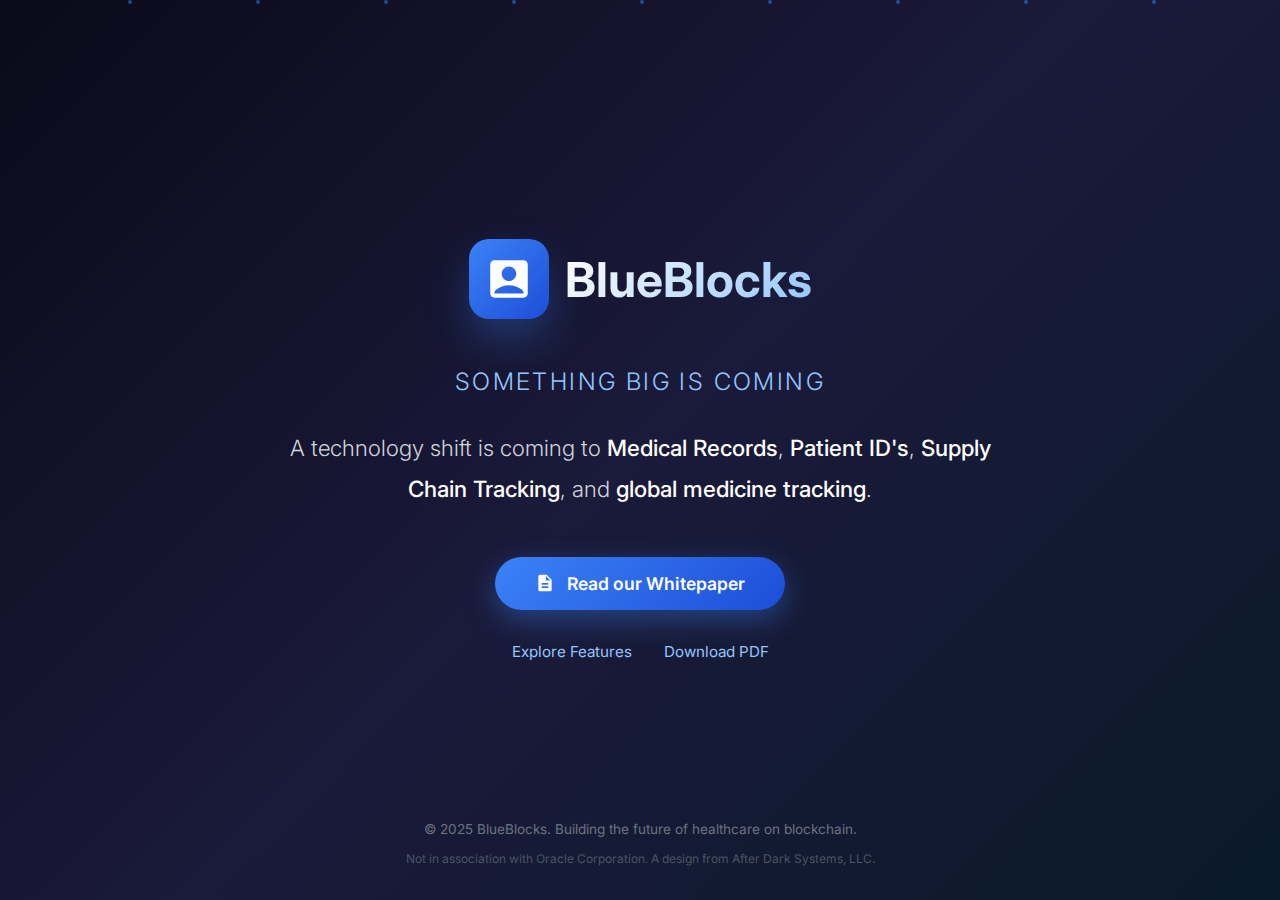
<file: index.html>
<!DOCTYPE html>
<html lang="en">
<head>
    <meta charset="UTF-8">
    <meta name="viewport" content="width=device-width, initial-scale=1.0">
    <title>BlueBlocks - The Future of Healthcare Blockchain</title>
    <link rel="preconnect" href="https://fonts.googleapis.com">
    <link rel="preconnect" href="https://fonts.gstatic.com" crossorigin>
    <link href="https://fonts.googleapis.com/css2?family=Inter:wght@300;400;500;600;700&display=swap" rel="stylesheet">
    <style>
        * {
            margin: 0;
            padding: 0;
            box-sizing: border-box;
        }

        body {
            font-family: 'Inter', -apple-system, BlinkMacSystemFont, sans-serif;
            background: linear-gradient(135deg, #0a0a1a 0%, #1a1a3a 50%, #0a1a2a 100%);
            min-height: 100vh;
            display: flex;
            flex-direction: column;
            align-items: center;
            justify-content: center;
            color: #ffffff;
            overflow: hidden;
            position: relative;
        }

        /* Animated background particles */
        .particles {
            position: absolute;
            top: 0;
            left: 0;
            width: 100%;
            height: 100%;
            overflow: hidden;
            z-index: 0;
        }

        .particle {
            position: absolute;
            width: 4px;
            height: 4px;
            background: rgba(59, 130, 246, 0.5);
            border-radius: 50%;
            animation: float 15s infinite;
        }

        .particle:nth-child(1) { left: 10%; animation-delay: 0s; }
        .particle:nth-child(2) { left: 20%; animation-delay: 2s; }
        .particle:nth-child(3) { left: 30%; animation-delay: 4s; }
        .particle:nth-child(4) { left: 40%; animation-delay: 1s; }
        .particle:nth-child(5) { left: 50%; animation-delay: 3s; }
        .particle:nth-child(6) { left: 60%; animation-delay: 5s; }
        .particle:nth-child(7) { left: 70%; animation-delay: 2.5s; }
        .particle:nth-child(8) { left: 80%; animation-delay: 4.5s; }
        .particle:nth-child(9) { left: 90%; animation-delay: 1.5s; }

        @keyframes float {
            0% {
                transform: translateY(100vh) scale(0);
                opacity: 0;
            }
            10% {
                opacity: 1;
            }
            90% {
                opacity: 1;
            }
            100% {
                transform: translateY(-100vh) scale(1);
                opacity: 0;
            }
        }

        .container {
            text-align: center;
            z-index: 1;
            padding: 2rem;
            max-width: 800px;
        }

        .logo {
            display: flex;
            align-items: center;
            justify-content: center;
            gap: 1rem;
            margin-bottom: 3rem;
        }

        .logo-icon {
            width: 80px;
            height: 80px;
            background: linear-gradient(135deg, #3b82f6 0%, #1d4ed8 100%);
            border-radius: 20px;
            display: flex;
            align-items: center;
            justify-content: center;
            box-shadow: 0 20px 40px rgba(59, 130, 246, 0.3);
            animation: pulse 3s ease-in-out infinite;
        }

        @keyframes pulse {
            0%, 100% {
                box-shadow: 0 20px 40px rgba(59, 130, 246, 0.3);
            }
            50% {
                box-shadow: 0 25px 50px rgba(59, 130, 246, 0.5);
            }
        }

        .logo-icon svg {
            width: 50px;
            height: 50px;
            fill: white;
        }

        .logo-text {
            font-size: 3rem;
            font-weight: 700;
            background: linear-gradient(135deg, #ffffff 0%, #93c5fd 100%);
            -webkit-background-clip: text;
            -webkit-text-fill-color: transparent;
            background-clip: text;
        }

        .tagline {
            font-size: 1.5rem;
            font-weight: 300;
            color: #93c5fd;
            margin-bottom: 2rem;
            letter-spacing: 0.1em;
            text-transform: uppercase;
        }

        .message {
            font-size: 1.4rem;
            line-height: 1.8;
            color: #d1d5db;
            margin-bottom: 3rem;
            font-weight: 300;
        }

        .message strong {
            color: #ffffff;
            font-weight: 500;
        }

        .cta-button {
            display: inline-flex;
            align-items: center;
            gap: 0.75rem;
            padding: 1rem 2.5rem;
            background: linear-gradient(135deg, #3b82f6 0%, #1d4ed8 100%);
            color: white;
            text-decoration: none;
            font-size: 1.1rem;
            font-weight: 600;
            border-radius: 50px;
            transition: all 0.3s ease;
            box-shadow: 0 10px 30px rgba(59, 130, 246, 0.4);
        }

        .cta-button:hover {
            transform: translateY(-3px);
            box-shadow: 0 15px 40px rgba(59, 130, 246, 0.5);
        }

        .cta-button svg {
            width: 20px;
            height: 20px;
            fill: currentColor;
        }

        .links {
            margin-top: 2rem;
            display: flex;
            gap: 2rem;
            justify-content: center;
            flex-wrap: wrap;
        }

        .link {
            color: #93c5fd;
            text-decoration: none;
            font-size: 0.95rem;
            transition: color 0.3s ease;
        }

        .link:hover {
            color: #ffffff;
        }

        .footer {
            position: absolute;
            bottom: 2rem;
            color: #6b7280;
            font-size: 0.85rem;
            text-align: center;
            line-height: 1.6;
        }

        .footer .disclaimer {
            font-size: 0.75rem;
            color: #4b5563;
            margin-top: 0.5rem;
        }

        @media (max-width: 768px) {
            .logo-text {
                font-size: 2rem;
            }

            .logo-icon {
                width: 60px;
                height: 60px;
            }

            .tagline {
                font-size: 1rem;
            }

            .message {
                font-size: 1.1rem;
            }
        }
    </style>
</head>
<body>
    <div class="particles">
        <div class="particle"></div>
        <div class="particle"></div>
        <div class="particle"></div>
        <div class="particle"></div>
        <div class="particle"></div>
        <div class="particle"></div>
        <div class="particle"></div>
        <div class="particle"></div>
        <div class="particle"></div>
    </div>

    <div class="container">
        <div class="logo">
            <div class="logo-icon">
                <svg viewBox="0 0 24 24" xmlns="http://www.w3.org/2000/svg">
                    <path d="M19 3H5c-1.1 0-2 .9-2 2v14c0 1.1.9 2 2 2h14c1.1 0 2-.9 2-2V5c0-1.1-.9-2-2-2zm-7 3c1.93 0 3.5 1.57 3.5 3.5S13.93 13 12 13s-3.5-1.57-3.5-3.5S10.07 6 12 6zm7 13H5v-.23c0-.62.28-1.2.76-1.58C7.47 15.82 9.64 15 12 15s4.53.82 6.24 2.19c.48.38.76.97.76 1.58V19z"/>
                </svg>
            </div>
            <span class="logo-text">BlueBlocks</span>
        </div>

        <div class="tagline">Something Big is Coming</div>

        <p class="message">
            A technology shift is coming to <strong>Medical Records</strong>, <strong>Patient ID's</strong>,
            <strong>Supply Chain Tracking</strong>, and <strong>global medicine tracking</strong>.
        </p>

        <a href="/landing/whitepaper.html" class="cta-button">
            <svg viewBox="0 0 24 24" xmlns="http://www.w3.org/2000/svg">
                <path d="M14 2H6c-1.1 0-1.99.9-1.99 2L4 20c0 1.1.89 2 1.99 2H18c1.1 0 2-.9 2-2V8l-6-6zm2 16H8v-2h8v2zm0-4H8v-2h8v2zm-3-5V3.5L18.5 9H13z"/>
            </svg>
            Read our Whitepaper
        </a>

        <div class="links">
            <a href="/landing/" class="link">Explore Features</a>
            <a href="/landing/BlueBlocks-whitepaper-1.0.pdf" class="link">Download PDF</a>
        </div>
    </div>

    <div class="footer">
        <div>&copy; 2025 BlueBlocks. Building the future of healthcare on blockchain.</div>
        <div class="disclaimer">
            Not in association with Oracle Corporation. A design from After Dark Systems, LLC.
        </div>
    </div>
</body>
</html>
</file>
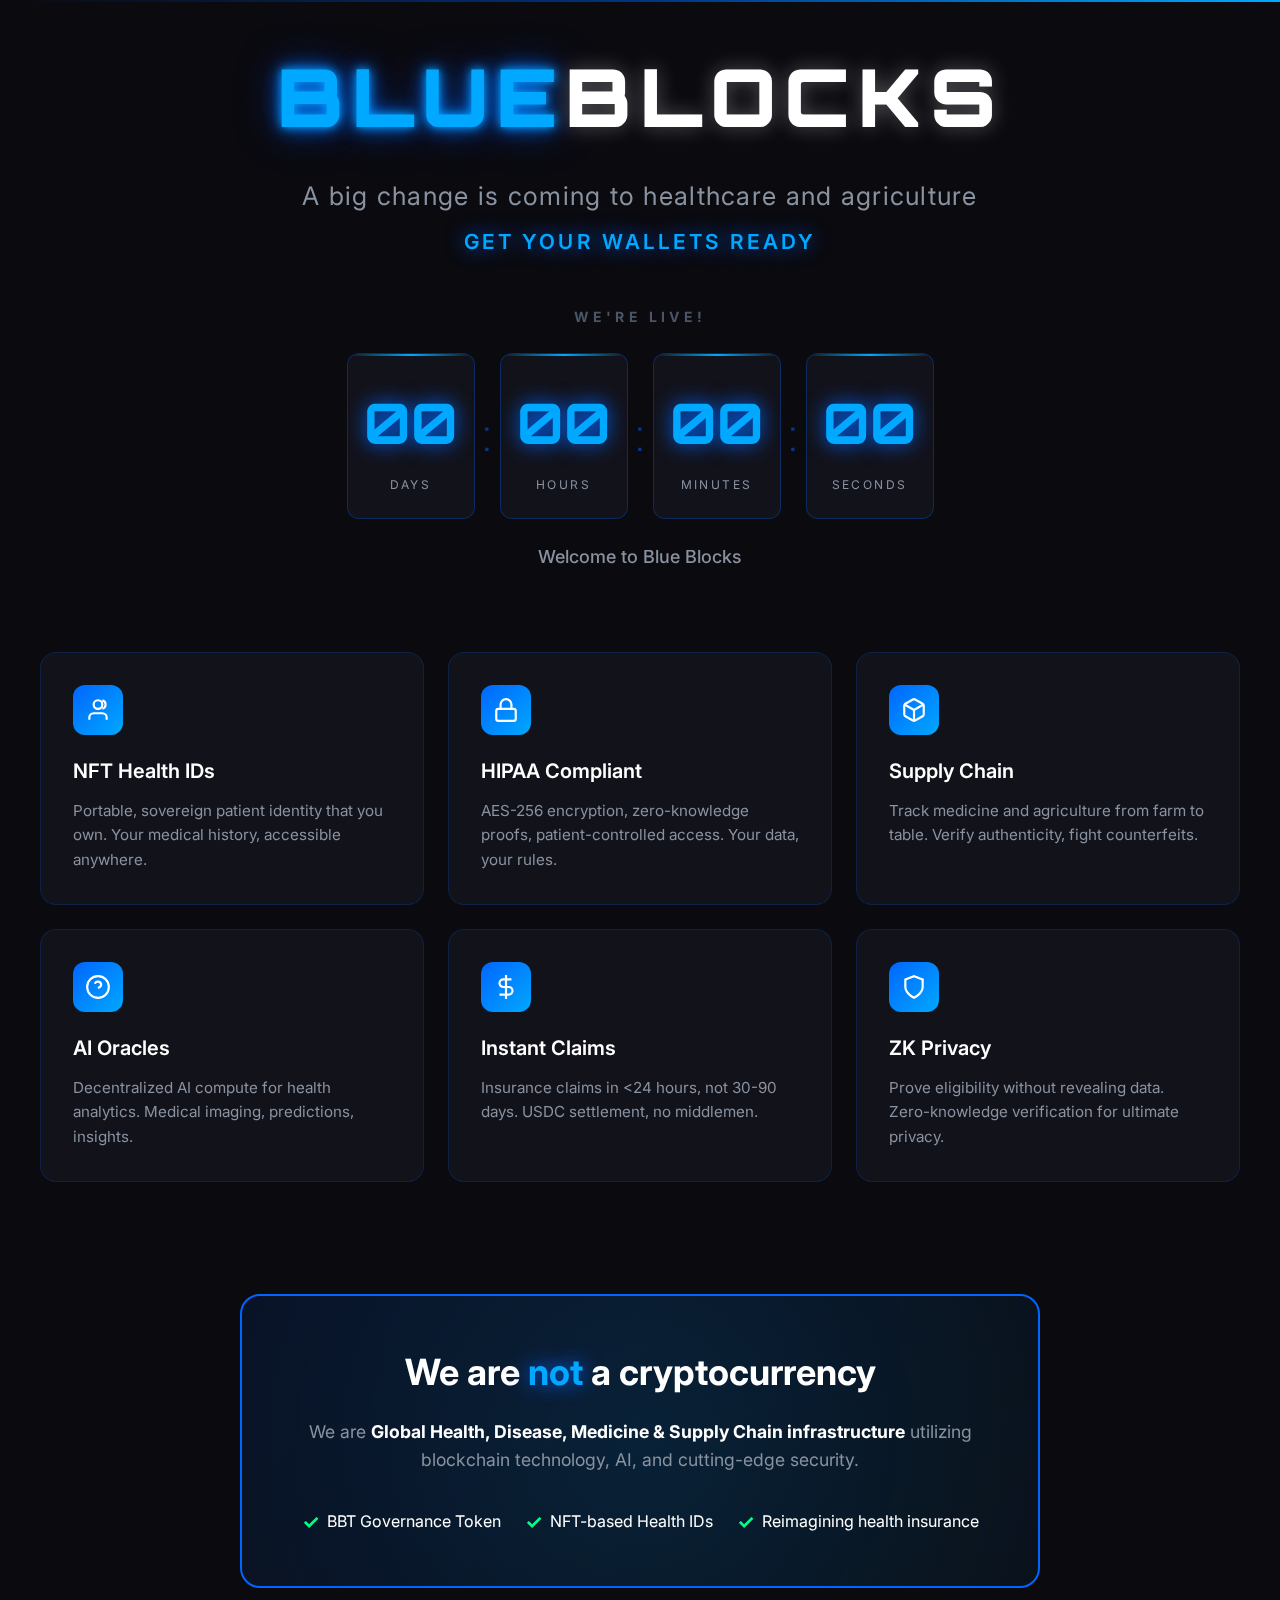
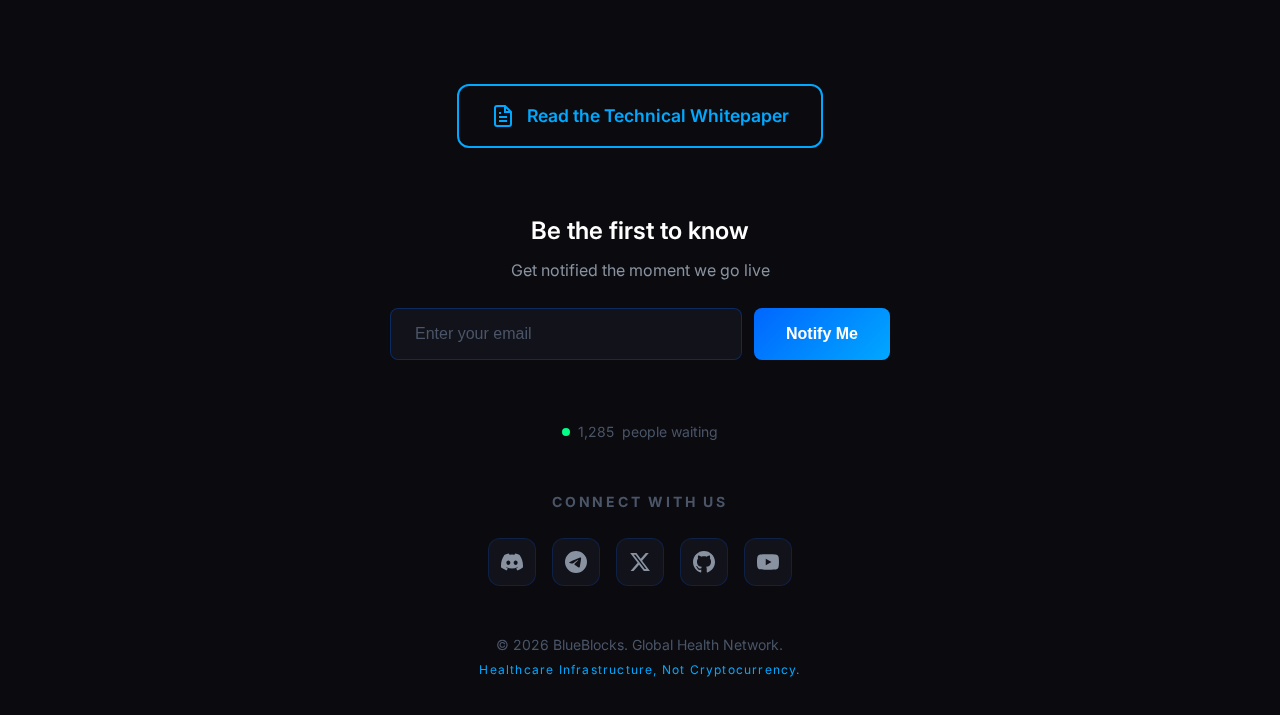
<file: landing/index.html>
<!DOCTYPE html>
<html lang="en">
<head>
    <meta charset="UTF-8">
    <meta name="viewport" content="width=device-width, initial-scale=1.0">
    <title>BlueBlocks - Global Health Network | Coming 2/2/26</title>
    <meta name="description" content="A big change is coming to healthcare and agriculture. NFT-based Health IDs, decentralized medical records, supply chain verification. Get your wallets ready.">
    <link rel="stylesheet" href="styles.css">
    <link rel="preconnect" href="https://fonts.googleapis.com">
    <link rel="preconnect" href="https://fonts.gstatic.com" crossorigin>
    <link href="https://fonts.googleapis.com/css2?family=Orbitron:wght@400;700;900&family=Inter:wght@300;400;500;600&display=swap" rel="stylesheet">
</head>
<body>
    <div class="container">
        <div class="particles" id="particles"></div>

        <header class="logo-section">
            <div class="logo">
                <span class="logo-blue">BLUE</span><span class="logo-blocks">BLOCKS</span>
            </div>
            <div class="tagline-main">A big change is coming to healthcare and agriculture</div>
            <div class="tagline-sub">Get your wallets ready</div>
        </header>

        <main class="countdown-section">
            <h2 class="countdown-label">Launching In</h2>
            <div class="countdown" id="countdown">
                <div class="time-block">
                    <span class="time-value" id="days">00</span>
                    <span class="time-unit">Days</span>
                </div>
                <div class="time-separator">:</div>
                <div class="time-block">
                    <span class="time-value" id="hours">00</span>
                    <span class="time-unit">Hours</span>
                </div>
                <div class="time-separator">:</div>
                <div class="time-block">
                    <span class="time-value" id="minutes">00</span>
                    <span class="time-unit">Minutes</span>
                </div>
                <div class="time-separator">:</div>
                <div class="time-block">
                    <span class="time-value" id="seconds">00</span>
                    <span class="time-unit">Seconds</span>
                </div>
            </div>
            <div class="launch-date">February 2, 2026</div>
        </main>

        <section class="features-section">
            <div class="feature-grid">
                <div class="feature-card">
                    <div class="feature-icon">
                        <svg viewBox="0 0 24 24" fill="none" stroke="currentColor" stroke-width="2">
                            <path d="M20 21v-2a4 4 0 0 0-4-4H8a4 4 0 0 0-4 4v2"></path>
                            <circle cx="12" cy="7" r="4"></circle>
                            <path d="M16 3.13a4 4 0 0 1 0 7.75"></path>
                        </svg>
                    </div>
                    <h3>NFT Health IDs</h3>
                    <p>Portable, sovereign patient identity that you own. Your medical history, accessible anywhere.</p>
                </div>
                <div class="feature-card">
                    <div class="feature-icon">
                        <svg viewBox="0 0 24 24" fill="none" stroke="currentColor" stroke-width="2">
                            <rect x="3" y="11" width="18" height="11" rx="2" ry="2"></rect>
                            <path d="M7 11V7a5 5 0 0 1 10 0v4"></path>
                        </svg>
                    </div>
                    <h3>HIPAA Compliant</h3>
                    <p>AES-256 encryption, zero-knowledge proofs, patient-controlled access. Your data, your rules.</p>
                </div>
                <div class="feature-card">
                    <div class="feature-icon">
                        <svg viewBox="0 0 24 24" fill="none" stroke="currentColor" stroke-width="2">
                            <path d="M21 16V8a2 2 0 0 0-1-1.73l-7-4a2 2 0 0 0-2 0l-7 4A2 2 0 0 0 3 8v8a2 2 0 0 0 1 1.73l7 4a2 2 0 0 0 2 0l7-4A2 2 0 0 0 21 16z"></path>
                            <polyline points="3.27 6.96 12 12.01 20.73 6.96"></polyline>
                            <line x1="12" y1="22.08" x2="12" y2="12"></line>
                        </svg>
                    </div>
                    <h3>Supply Chain</h3>
                    <p>Track medicine and agriculture from farm to table. Verify authenticity, fight counterfeits.</p>
                </div>
                <div class="feature-card">
                    <div class="feature-icon">
                        <svg viewBox="0 0 24 24" fill="none" stroke="currentColor" stroke-width="2">
                            <circle cx="12" cy="12" r="10"></circle>
                            <path d="M9.09 9a3 3 0 0 1 5.83 1c0 2-3 3-3 3"></path>
                            <line x1="12" y1="17" x2="12.01" y2="17"></line>
                        </svg>
                    </div>
                    <h3>AI Oracles</h3>
                    <p>Decentralized AI compute for health analytics. Medical imaging, predictions, insights.</p>
                </div>
                <div class="feature-card">
                    <div class="feature-icon">
                        <svg viewBox="0 0 24 24" fill="none" stroke="currentColor" stroke-width="2">
                            <line x1="12" y1="1" x2="12" y2="23"></line>
                            <path d="M17 5H9.5a3.5 3.5 0 0 0 0 7h5a3.5 3.5 0 0 1 0 7H6"></path>
                        </svg>
                    </div>
                    <h3>Instant Claims</h3>
                    <p>Insurance claims in &lt;24 hours, not 30-90 days. USDC settlement, no middlemen.</p>
                </div>
                <div class="feature-card">
                    <div class="feature-icon">
                        <svg viewBox="0 0 24 24" fill="none" stroke="currentColor" stroke-width="2">
                            <path d="M12 22s8-4 8-10V5l-8-3-8 3v7c0 6 8 10 8 10z"></path>
                        </svg>
                    </div>
                    <h3>ZK Privacy</h3>
                    <p>Prove eligibility without revealing data. Zero-knowledge verification for ultimate privacy.</p>
                </div>
            </div>
        </section>

        <section class="manifesto-section">
            <div class="manifesto-card">
                <h2>We are <span class="highlight">not</span> a cryptocurrency</h2>
                <p>We are <strong>Global Health, Disease, Medicine & Supply Chain infrastructure</strong> utilizing blockchain technology, AI, and cutting-edge security.</p>
                <div class="manifesto-items">
                    <div class="manifesto-item">
                        <span class="check">&#10003;</span>
                        <span>BBT Governance Token</span>
                    </div>
                    <div class="manifesto-item">
                        <span class="check">&#10003;</span>
                        <span>NFT-based Health IDs</span>
                    </div>
                    <div class="manifesto-item">
                        <span class="check">&#10003;</span>
                        <span>Reimagining health insurance</span>
                    </div>
                </div>
            </div>
        </section>

        <section class="whitepaper-section">
            <a href="/whitepaper.html" class="whitepaper-btn">
                <svg viewBox="0 0 24 24" fill="none" stroke="currentColor" stroke-width="2">
                    <path d="M14 2H6a2 2 0 0 0-2 2v16a2 2 0 0 0 2 2h12a2 2 0 0 0 2-2V8z"></path>
                    <polyline points="14 2 14 8 20 8"></polyline>
                    <line x1="16" y1="13" x2="8" y2="13"></line>
                    <line x1="16" y1="17" x2="8" y2="17"></line>
                    <polyline points="10 9 9 9 8 9"></polyline>
                </svg>
                <span>Read the Technical Whitepaper</span>
            </a>
        </section>

        <section class="subscribe-section">
            <h3>Be the first to know</h3>
            <p>Get notified the moment we go live</p>
            <form class="subscribe-form" id="subscribeForm">
                <input type="email" id="emailInput" placeholder="Enter your email" required>
                <button type="submit" id="subscribeBtn">
                    <span class="btn-text">Notify Me</span>
                    <span class="btn-loading" style="display: none;">...</span>
                </button>
            </form>
            <div class="subscribe-status" id="subscribeStatus"></div>
            <div class="live-counter">
                <span class="pulse"></span>
                <span id="subscriberCount">0</span> people waiting
            </div>
        </section>

        <section class="social-section">
            <h4>Connect With Us</h4>
            <div class="social-links">
                <a href="#" class="social-link" data-platform="discord" title="Discord">
                    <svg viewBox="0 0 24 24" fill="currentColor"><path d="M20.317 4.37a19.791 19.791 0 0 0-4.885-1.515.074.074 0 0 0-.079.037c-.21.375-.444.864-.608 1.25a18.27 18.27 0 0 0-5.487 0 12.64 12.64 0 0 0-.617-1.25.077.077 0 0 0-.079-.037A19.736 19.736 0 0 0 3.677 4.37a.07.07 0 0 0-.032.027C.533 9.046-.32 13.58.099 18.057a.082.082 0 0 0 .031.057 19.9 19.9 0 0 0 5.993 3.03.078.078 0 0 0 .084-.028 14.09 14.09 0 0 0 1.226-1.994.076.076 0 0 0-.041-.106 13.107 13.107 0 0 1-1.872-.892.077.077 0 0 1-.008-.128 10.2 10.2 0 0 0 .372-.292.074.074 0 0 1 .077-.01c3.928 1.793 8.18 1.793 12.062 0a.074.074 0 0 1 .078.01c.12.098.246.198.373.292a.077.077 0 0 1-.006.127 12.299 12.299 0 0 1-1.873.892.077.077 0 0 0-.041.107c.36.698.772 1.362 1.225 1.993a.076.076 0 0 0 .084.028 19.839 19.839 0 0 0 6.002-3.03.077.077 0 0 0 .032-.054c.5-5.177-.838-9.674-3.549-13.66a.061.061 0 0 0-.031-.03zM8.02 15.33c-1.183 0-2.157-1.085-2.157-2.419 0-1.333.956-2.419 2.157-2.419 1.21 0 2.176 1.096 2.157 2.42 0 1.333-.956 2.418-2.157 2.418zm7.975 0c-1.183 0-2.157-1.085-2.157-2.419 0-1.333.955-2.419 2.157-2.419 1.21 0 2.176 1.096 2.157 2.42 0 1.333-.946 2.418-2.157 2.418z"/></svg>
                </a>
                <a href="#" class="social-link" data-platform="telegram" title="Telegram">
                    <svg viewBox="0 0 24 24" fill="currentColor"><path d="M11.944 0A12 12 0 0 0 0 12a12 12 0 0 0 12 12 12 12 0 0 0 12-12A12 12 0 0 0 12 0a12 12 0 0 0-.056 0zm4.962 7.224c.1-.002.321.023.465.14a.506.506 0 0 1 .171.325c.016.093.036.306.02.472-.18 1.898-.962 6.502-1.36 8.627-.168.9-.499 1.201-.82 1.23-.696.065-1.225-.46-1.9-.902-1.056-.693-1.653-1.124-2.678-1.8-1.185-.78-.417-1.21.258-1.91.177-.184 3.247-2.977 3.307-3.23.007-.032.014-.15-.056-.212s-.174-.041-.249-.024c-.106.024-1.793 1.14-5.061 3.345-.48.33-.913.49-1.302.48-.428-.008-1.252-.241-1.865-.44-.752-.245-1.349-.374-1.297-.789.027-.216.325-.437.893-.663 3.498-1.524 5.83-2.529 6.998-3.014 3.332-1.386 4.025-1.627 4.476-1.635z"/></svg>
                </a>
                <a href="#" class="social-link" data-platform="twitter" title="Twitter/X">
                    <svg viewBox="0 0 24 24" fill="currentColor"><path d="M18.244 2.25h3.308l-7.227 8.26 8.502 11.24H16.17l-5.214-6.817L4.99 21.75H1.68l7.73-8.835L1.254 2.25H8.08l4.713 6.231zm-1.161 17.52h1.833L7.084 4.126H5.117z"/></svg>
                </a>
                <a href="https://github.com/straticus1/blueblocks" class="social-link" data-platform="github" title="GitHub">
                    <svg viewBox="0 0 24 24" fill="currentColor"><path d="M12 0c-6.626 0-12 5.373-12 12 0 5.302 3.438 9.8 8.207 11.387.599.111.793-.261.793-.577v-2.234c-3.338.726-4.033-1.416-4.033-1.416-.546-1.387-1.333-1.756-1.333-1.756-1.089-.745.083-.729.083-.729 1.205.084 1.839 1.237 1.839 1.237 1.07 1.834 2.807 1.304 3.492.997.107-.775.418-1.305.762-1.604-2.665-.305-5.467-1.334-5.467-5.931 0-1.311.469-2.381 1.236-3.221-.124-.303-.535-1.524.117-3.176 0 0 1.008-.322 3.301 1.23.957-.266 1.983-.399 3.003-.404 1.02.005 2.047.138 3.006.404 2.291-1.552 3.297-1.23 3.297-1.23.653 1.653.242 2.874.118 3.176.77.84 1.235 1.911 1.235 3.221 0 4.609-2.807 5.624-5.479 5.921.43.372.823 1.102.823 2.222v3.293c0 .319.192.694.801.576 4.765-1.589 8.199-6.086 8.199-11.386 0-6.627-5.373-12-12-12z"/></svg>
                </a>
                <a href="#" class="social-link" data-platform="youtube" title="YouTube">
                    <svg viewBox="0 0 24 24" fill="currentColor"><path d="M23.498 6.186a3.016 3.016 0 0 0-2.122-2.136C19.505 3.545 12 3.545 12 3.545s-7.505 0-9.377.505A3.017 3.017 0 0 0 .502 6.186C0 8.07 0 12 0 12s0 3.93.502 5.814a3.016 3.016 0 0 0 2.122 2.136c1.871.505 9.376.505 9.376.505s7.505 0 9.377-.505a3.015 3.015 0 0 0 2.122-2.136C24 15.93 24 12 24 12s0-3.93-.502-5.814zM9.545 15.568V8.432L15.818 12l-6.273 3.568z"/></svg>
                </a>
            </div>
        </section>

        <footer class="footer">
            <p>&copy; 2026 BlueBlocks. Global Health Network.</p>
            <p class="footer-sub">Healthcare Infrastructure, Not Cryptocurrency.</p>
        </footer>
    </div>

    <script src="script.js"></script>
</body>
</html>
</file>
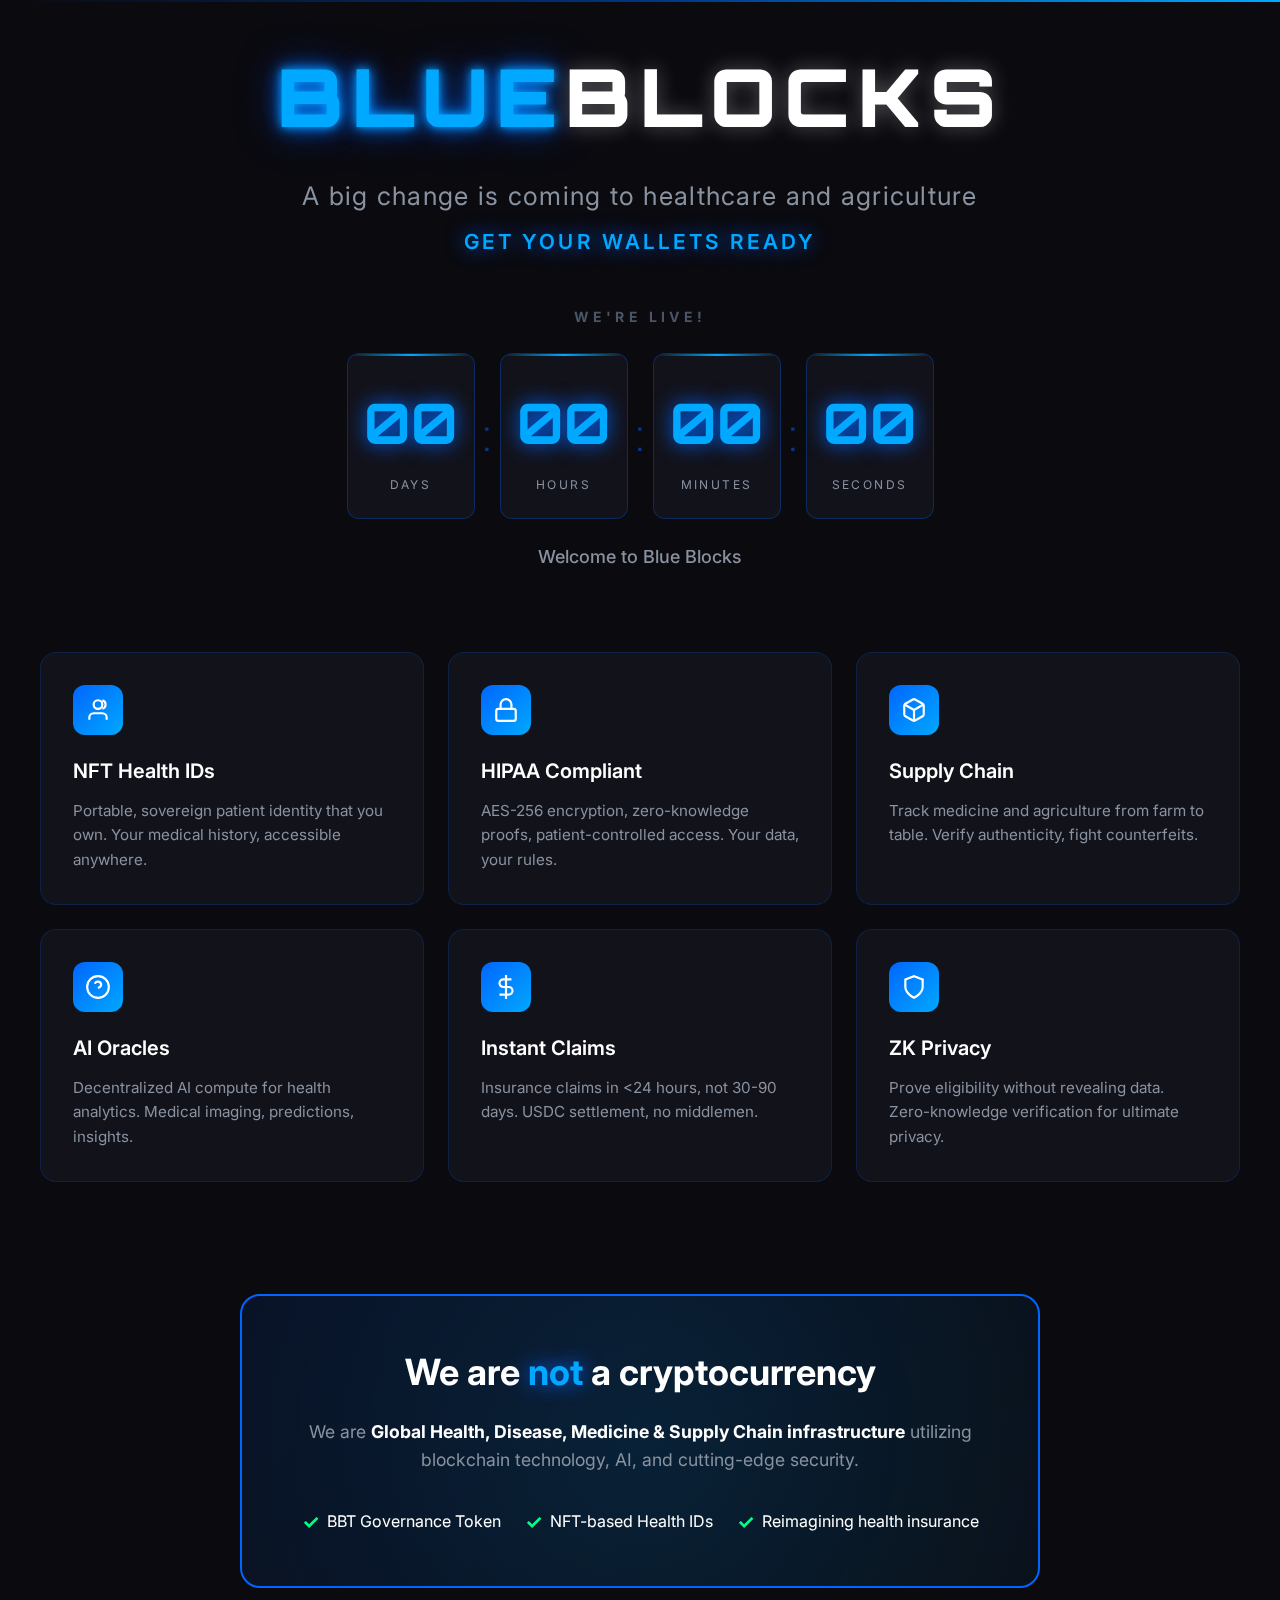
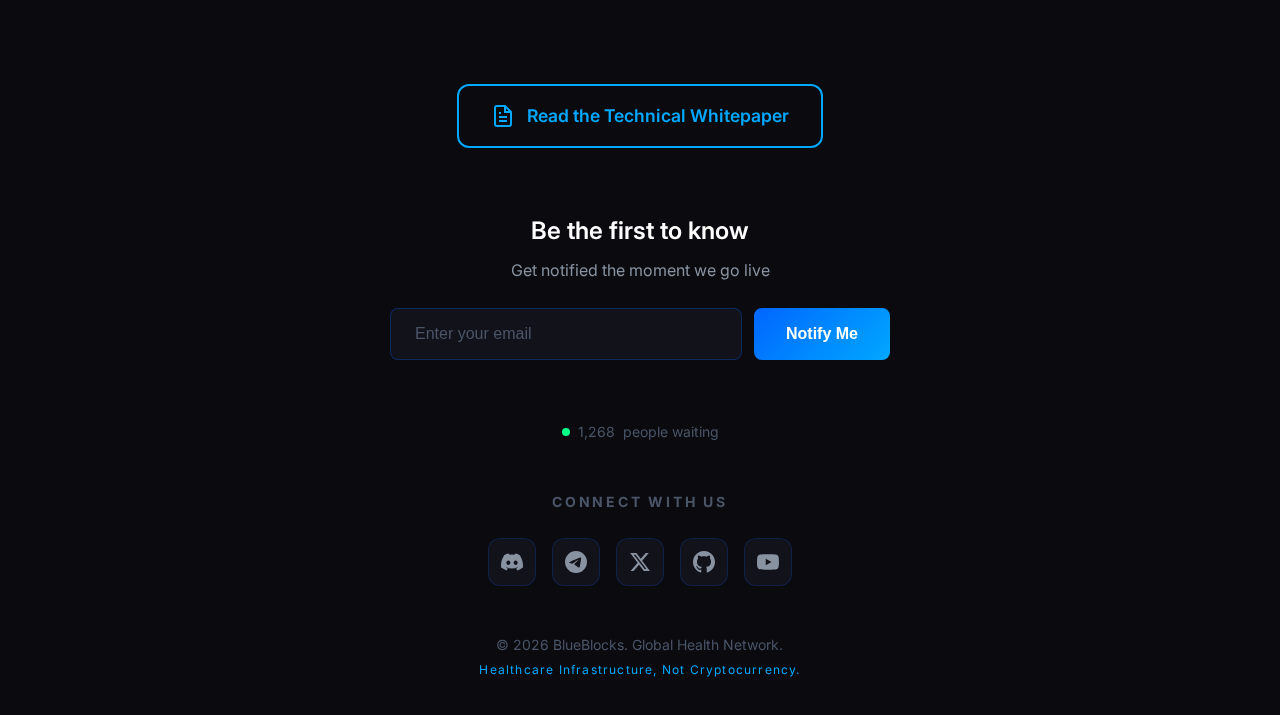
<file: welcome/index.html>
<!DOCTYPE html>
<html lang="en">
<head>
    <meta charset="UTF-8">
    <meta http-equiv="refresh" content="0;url=/landing/">
    <title>Welcome to Blue Blocks</title>
    <script>window.location.href = '/landing/';</script>
</head>
<body>
    <p>Redirecting to <a href="/landing/">Blue Blocks</a>...</p>
</body>
</html>
</file>
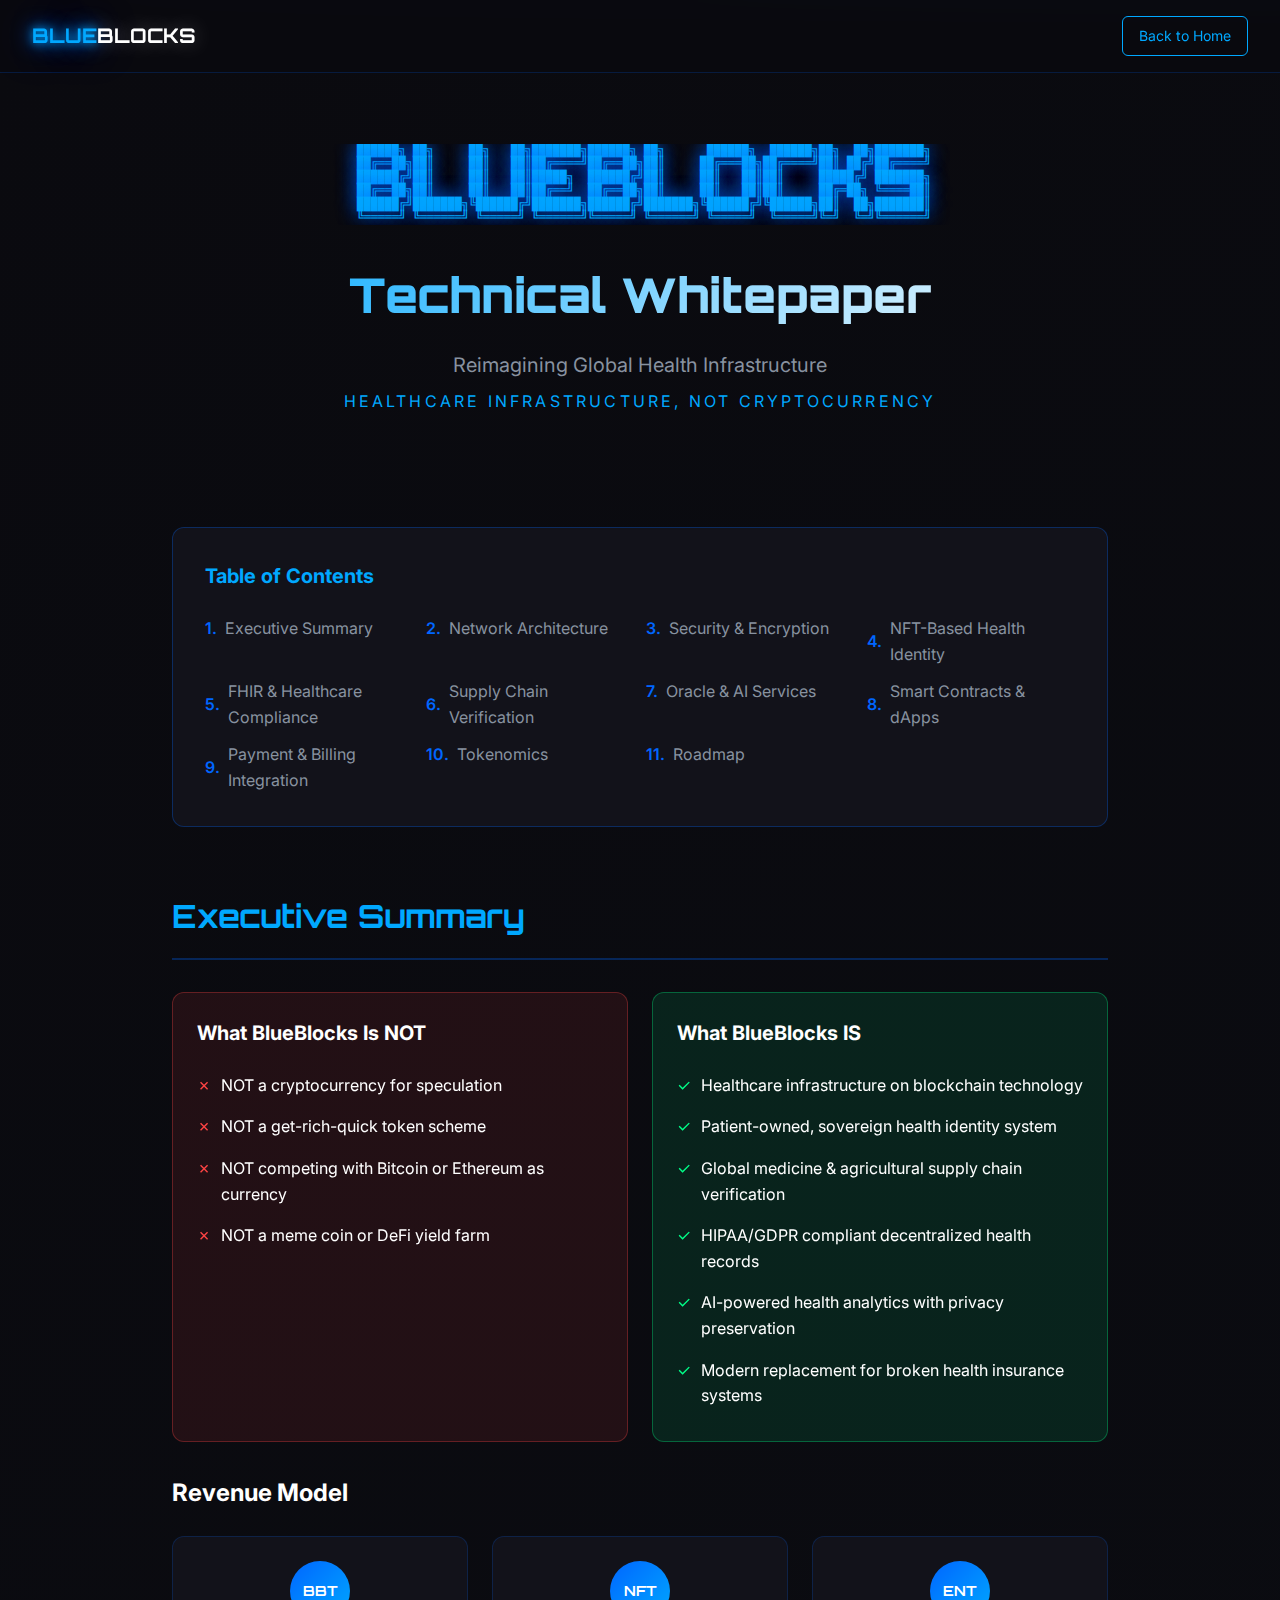
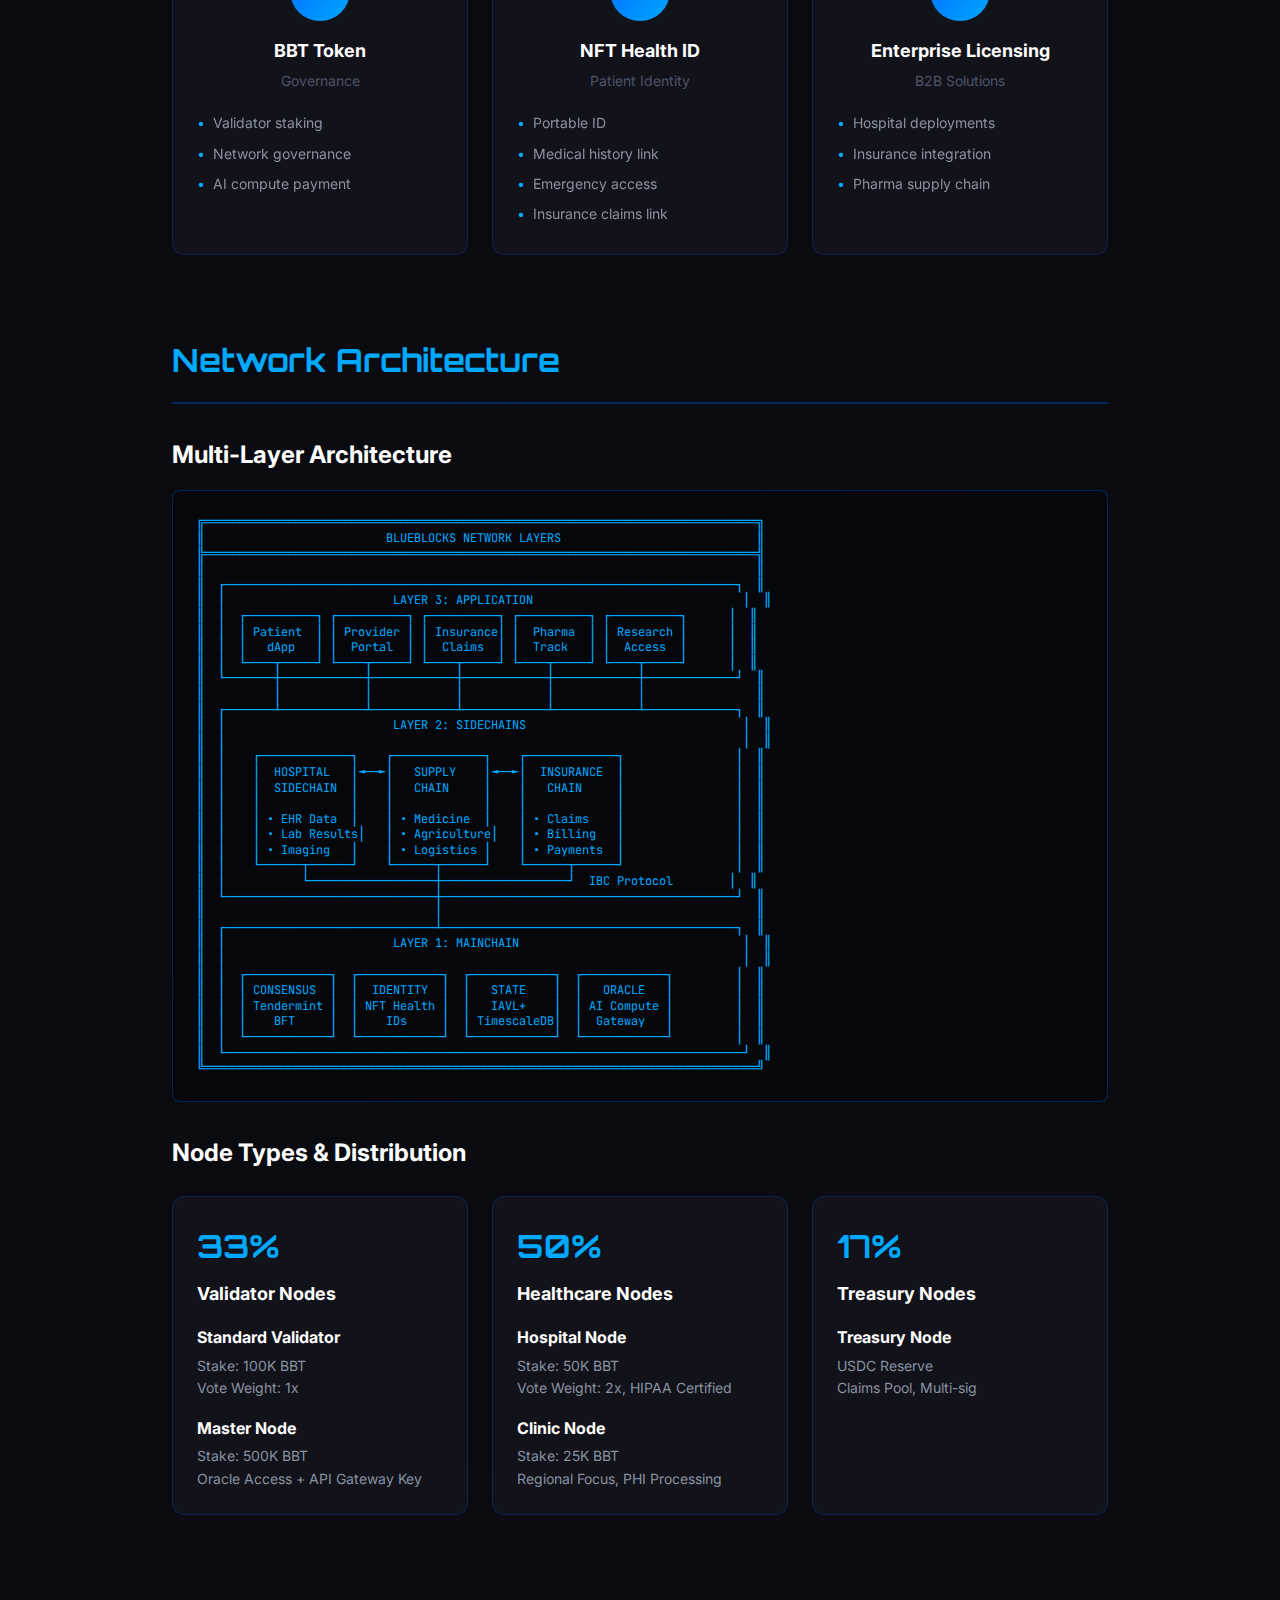
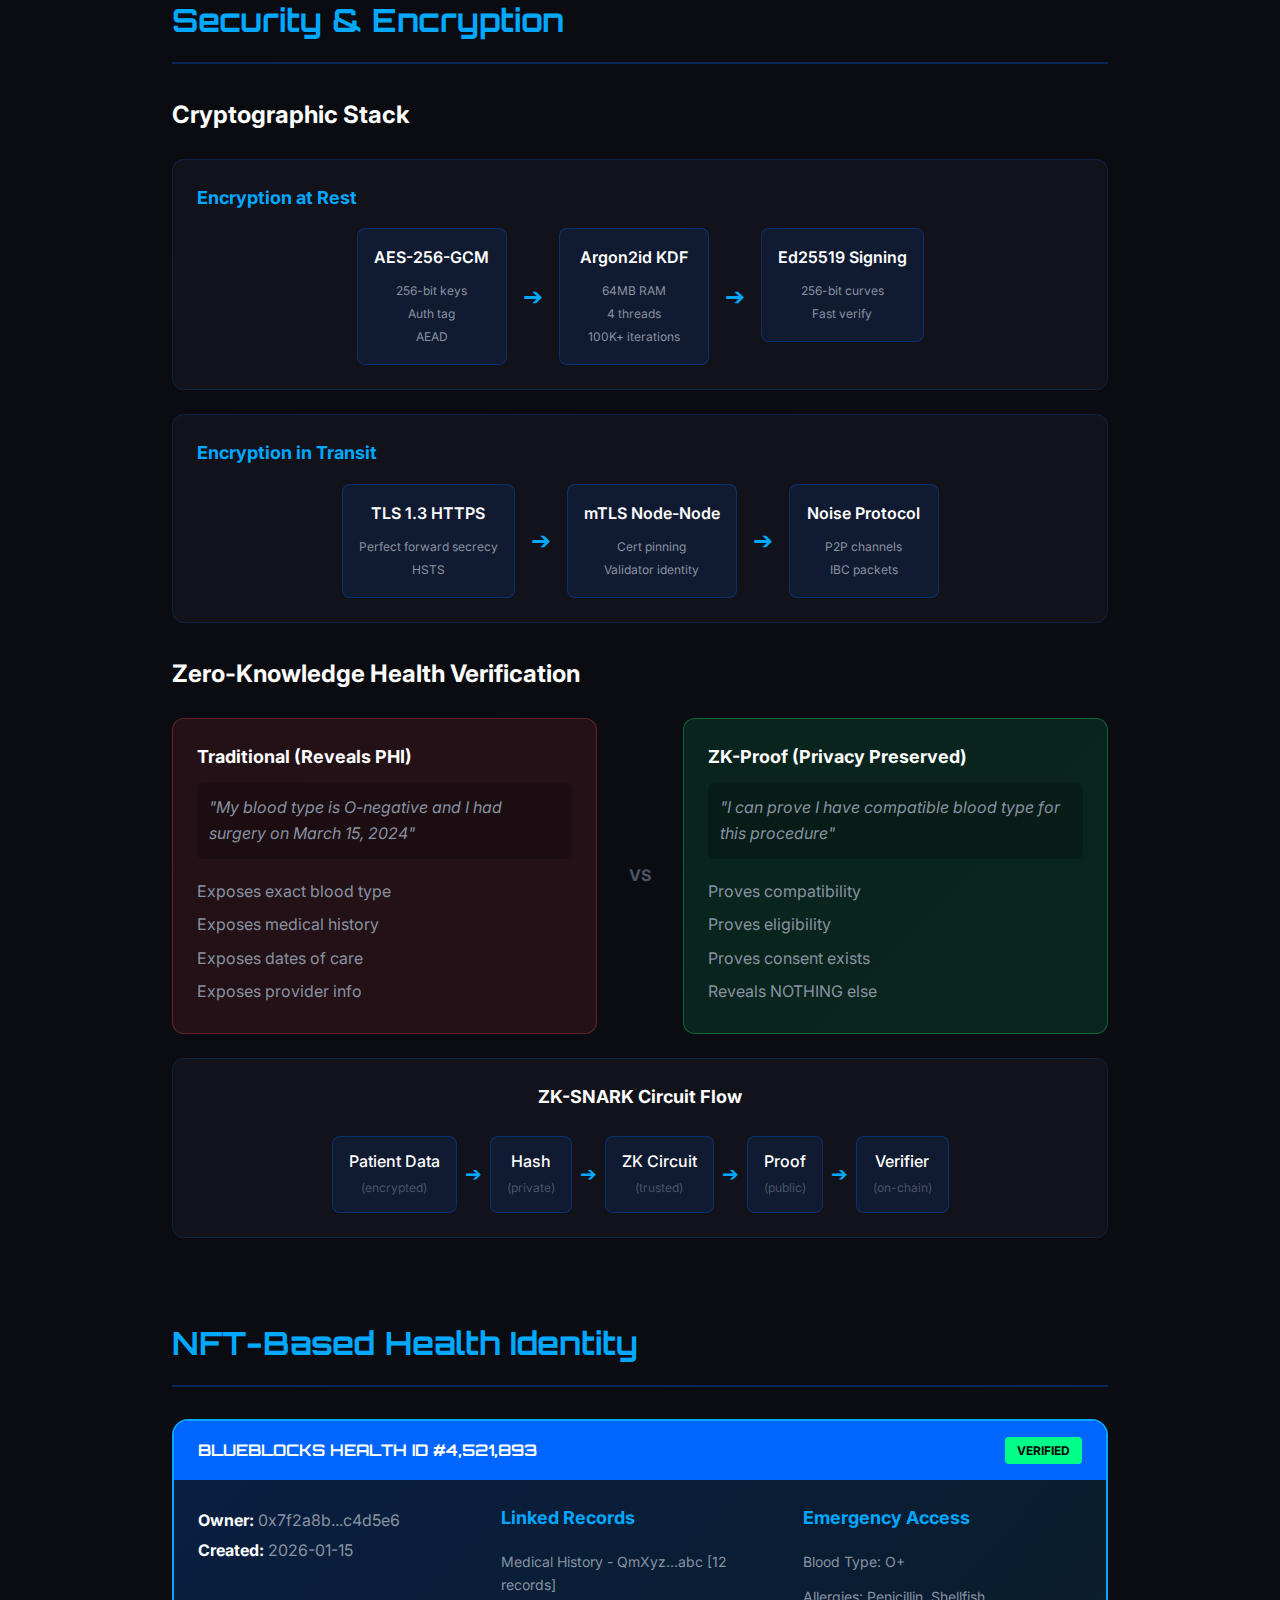
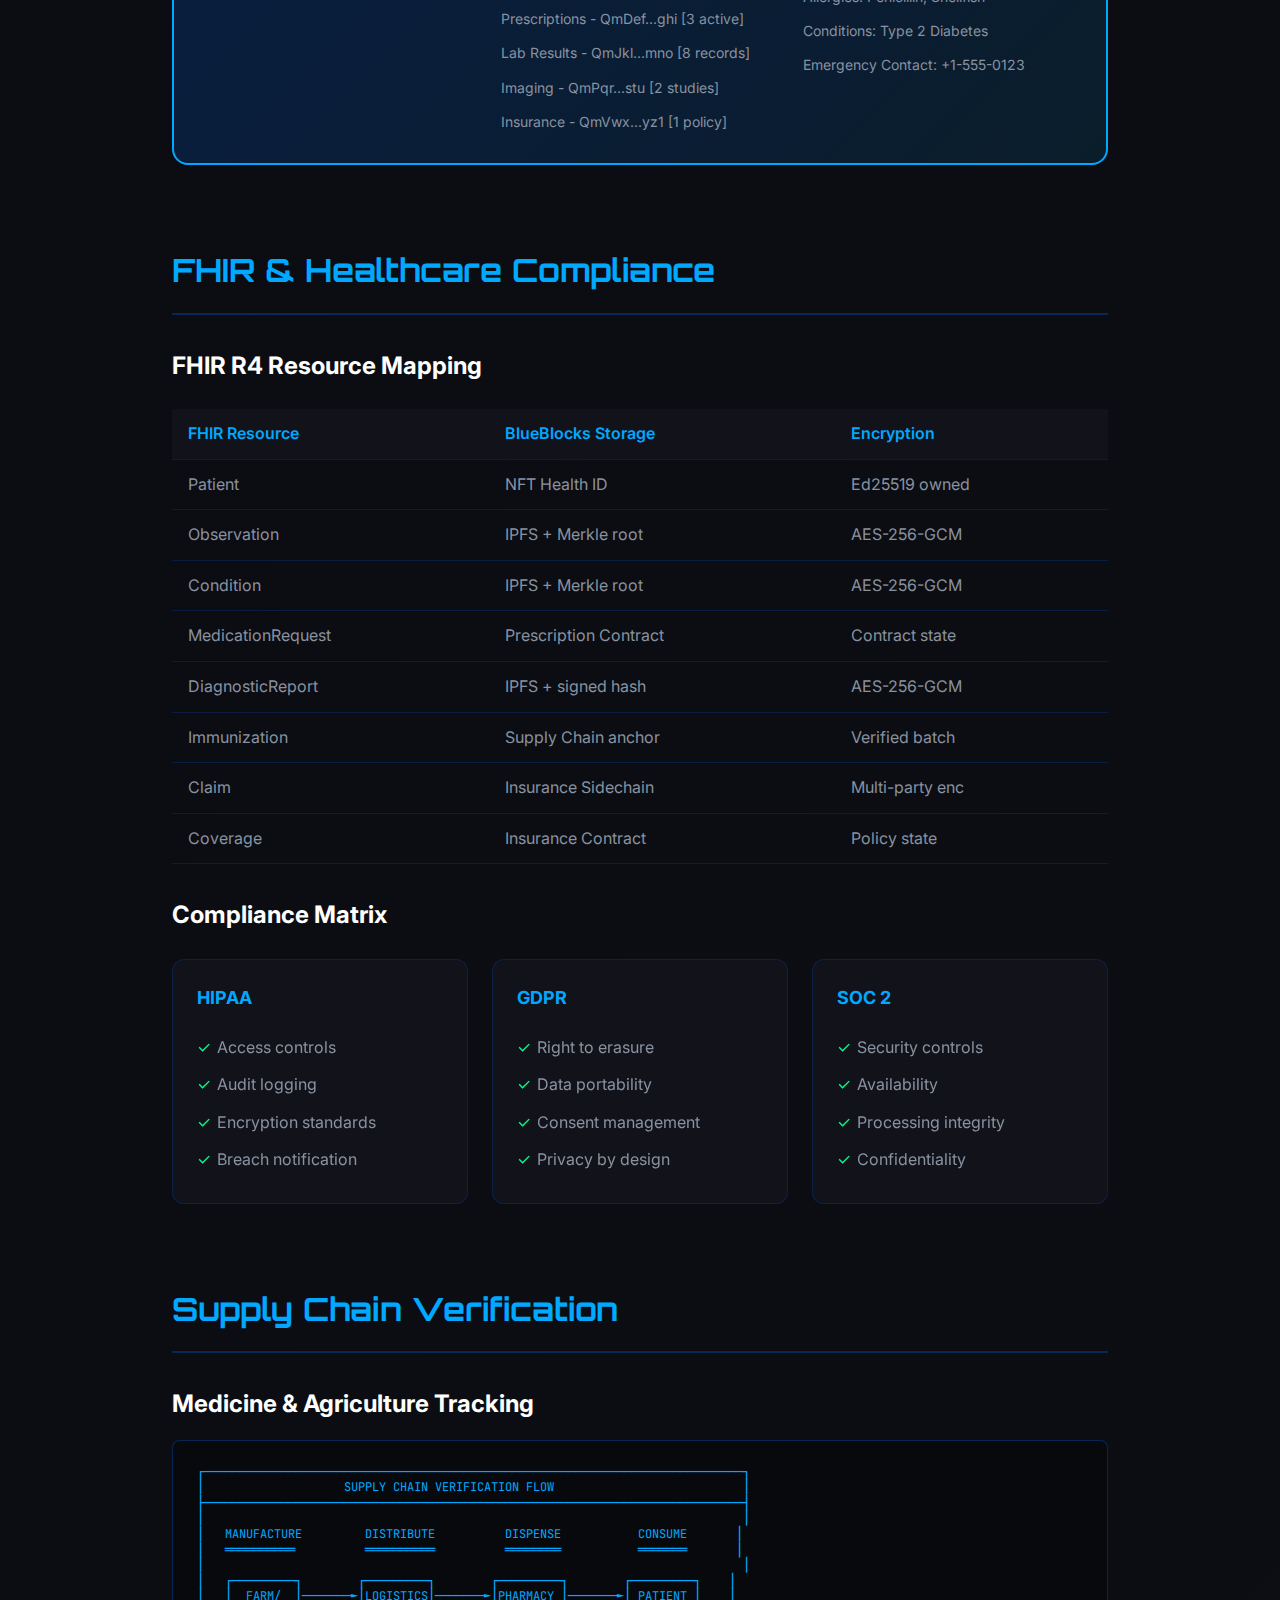
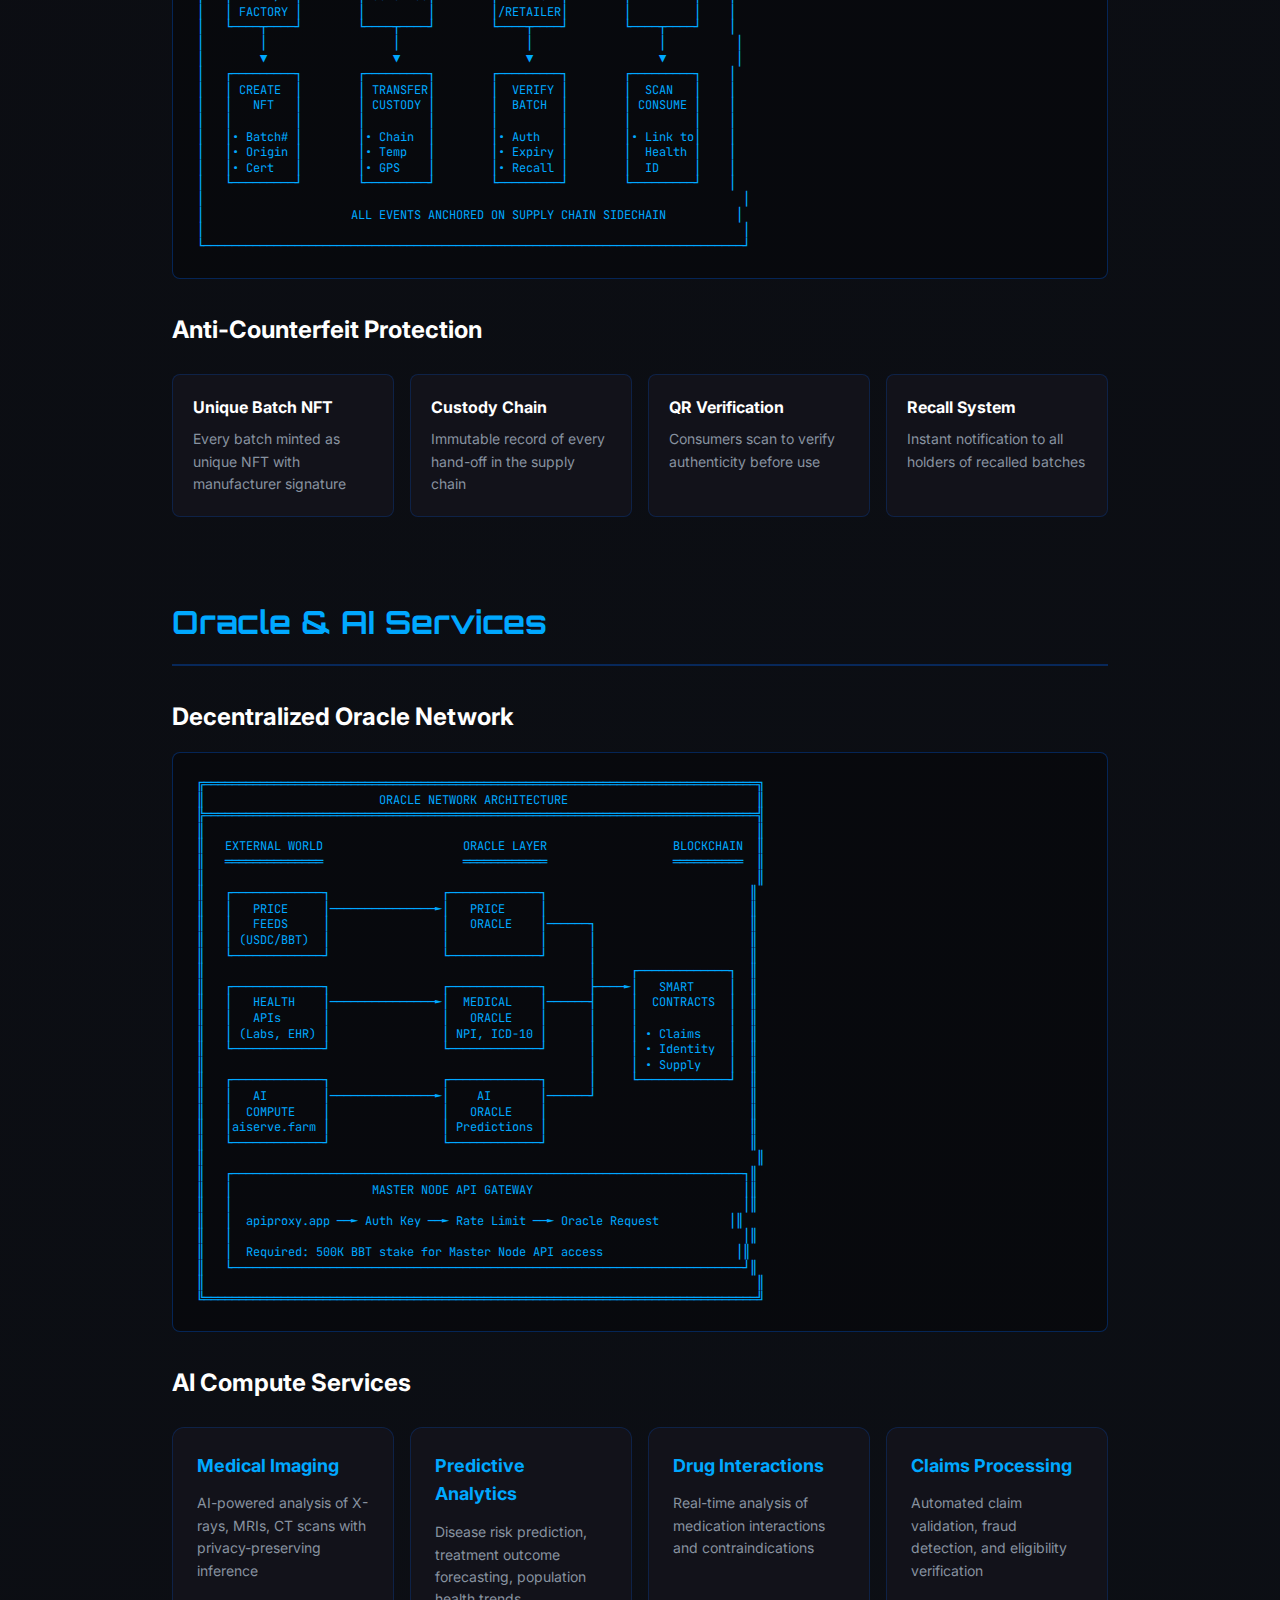
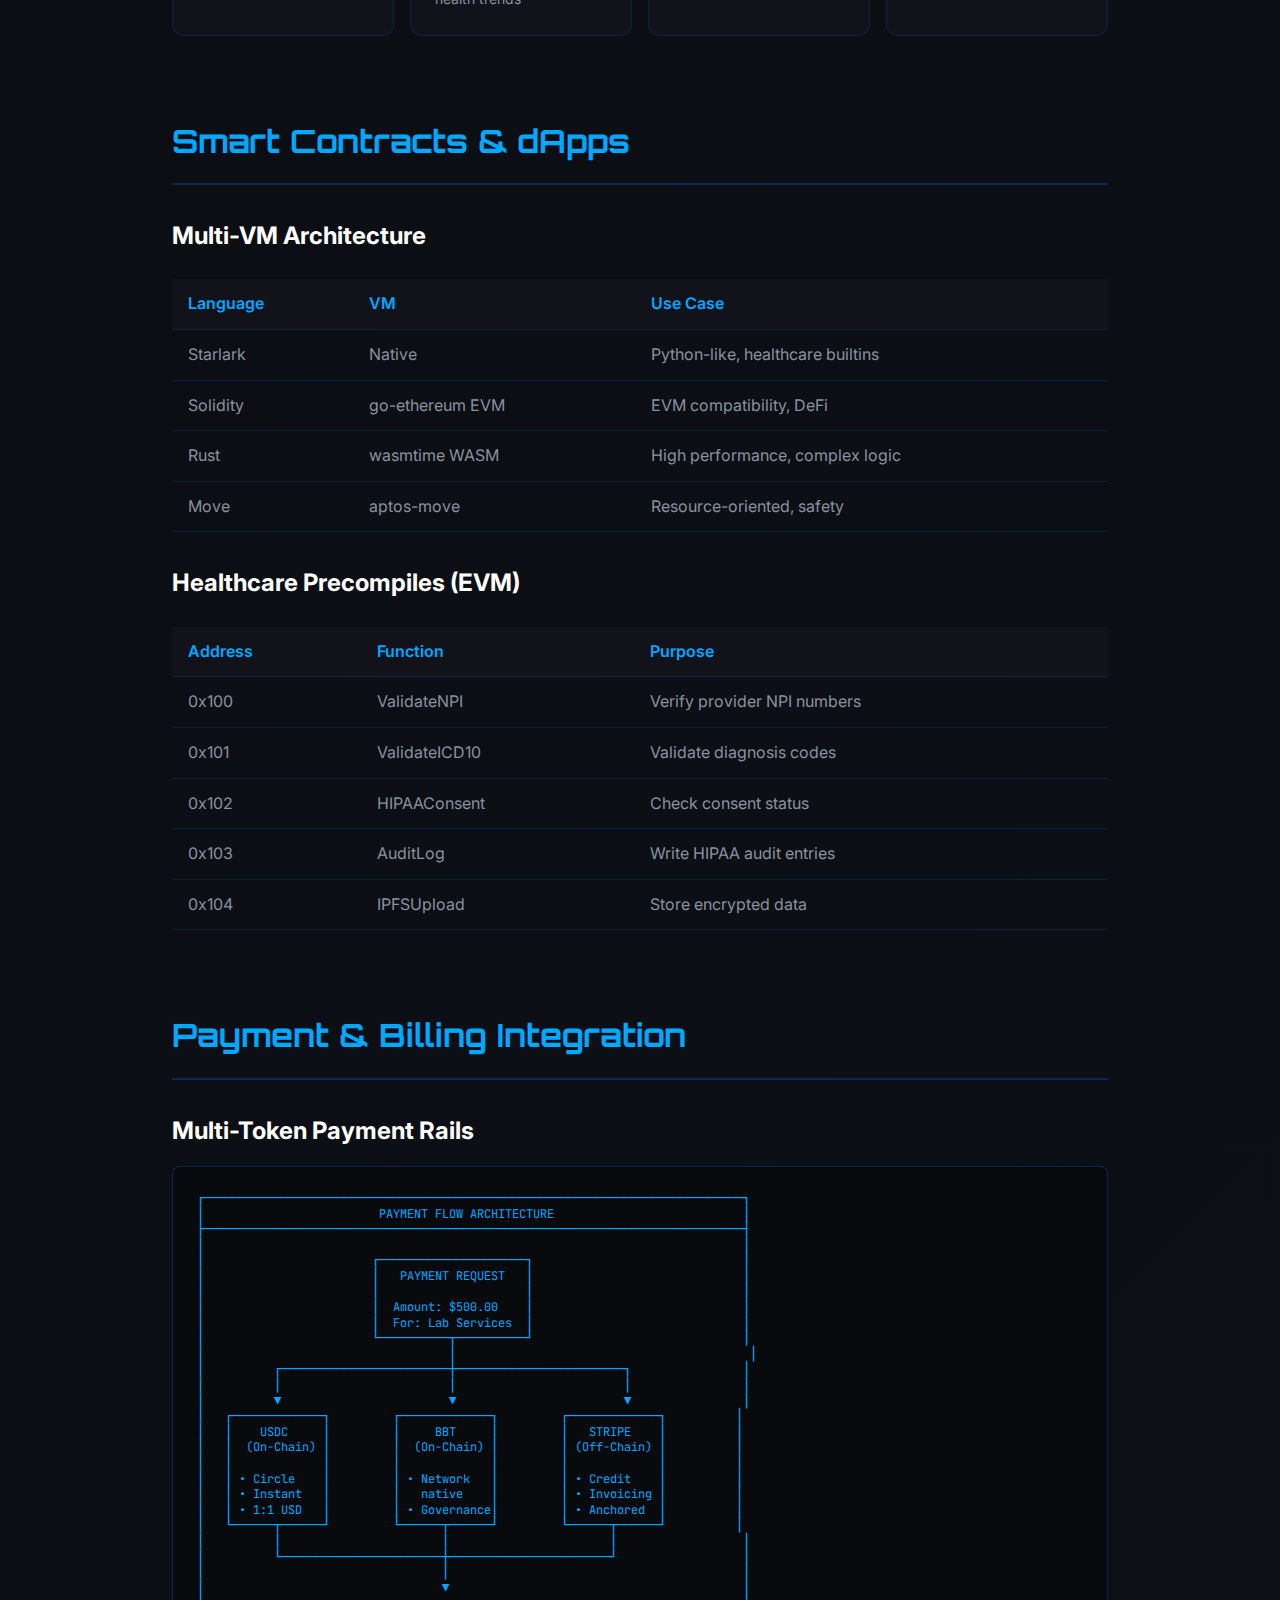
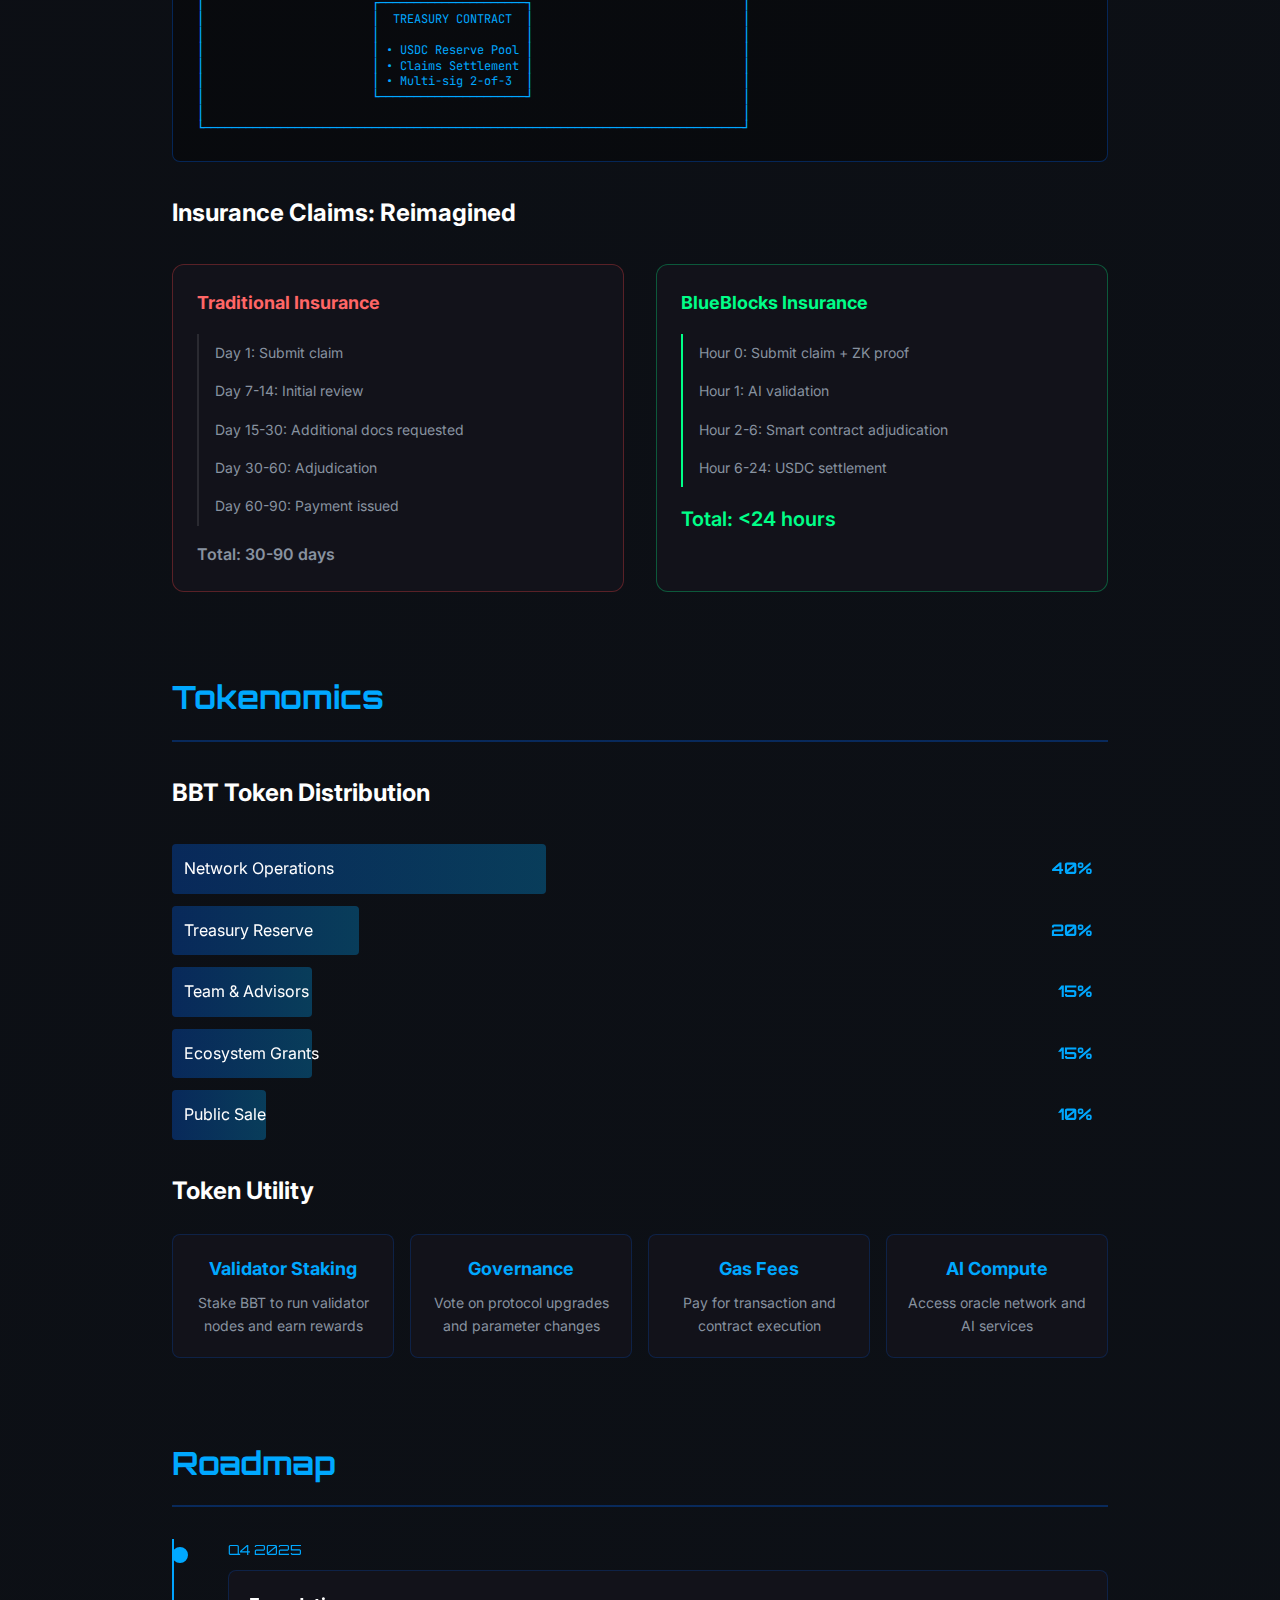
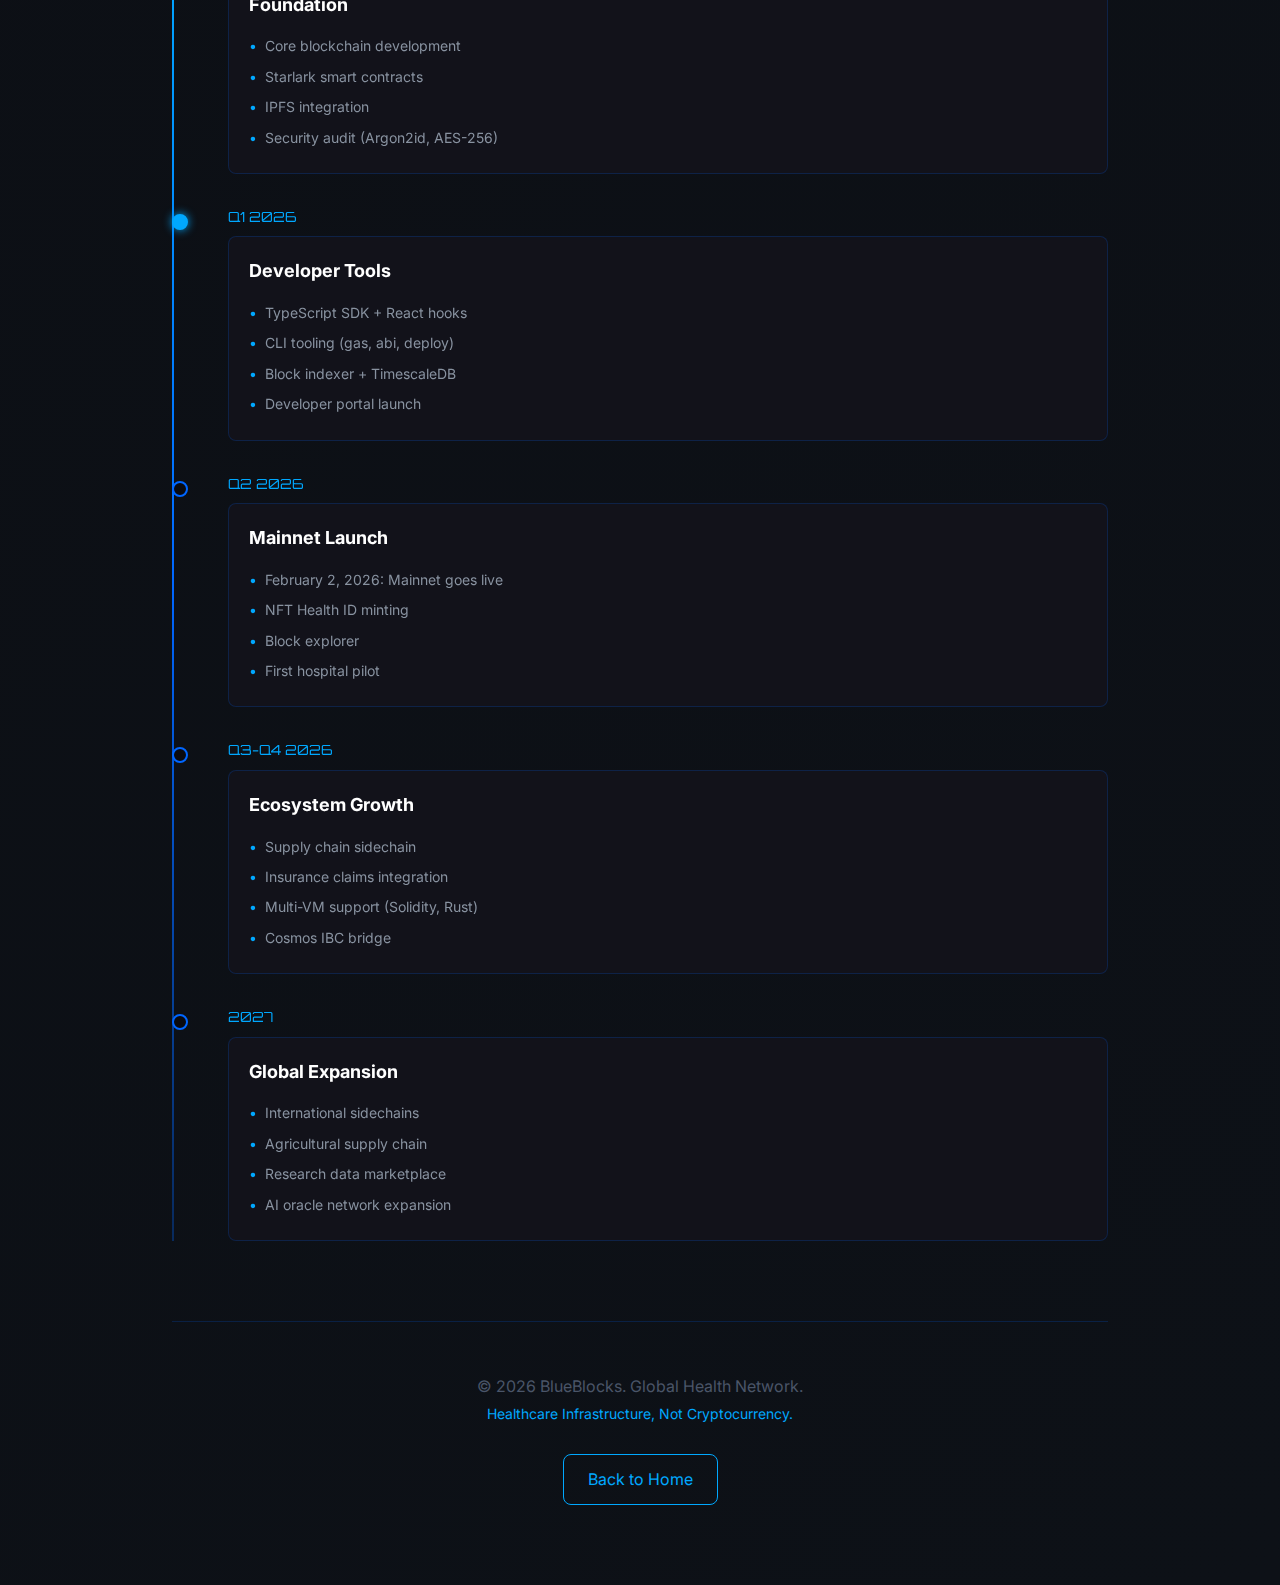
<file: landing/whitepaper.html>
<!DOCTYPE html>
<html lang="en">
<head>
    <meta charset="UTF-8">
    <meta name="viewport" content="width=device-width, initial-scale=1.0">
    <title>BlueBlocks Technical Whitepaper | Global Health Network</title>
    <meta name="description" content="BlueBlocks Technical Whitepaper - Reimagining Global Health Infrastructure with blockchain technology, NFT Health IDs, and AI-powered healthcare.">
    <link rel="stylesheet" href="styles.css">
    <link rel="stylesheet" href="whitepaper.css">
    <link rel="preconnect" href="https://fonts.googleapis.com">
    <link rel="preconnect" href="https://fonts.gstatic.com" crossorigin>
    <link href="https://fonts.googleapis.com/css2?family=Orbitron:wght@400;700;900&family=Inter:wght@300;400;500;600&family=JetBrains+Mono:wght@400;500&display=swap" rel="stylesheet">
</head>
<body class="whitepaper-body">
    <nav class="wp-nav">
        <a href="/" class="wp-nav-logo">
            <span class="logo-blue">BLUE</span><span class="logo-blocks">BLOCKS</span>
        </a>
        <a href="/" class="wp-nav-back">Back to Home</a>
    </nav>

    <div class="wp-container">
        <header class="wp-header">
            <div class="wp-ascii-logo">
<pre>
 ██████╗ ██╗     ██╗   ██╗███████╗██████╗ ██╗      ██████╗  ██████╗██╗  ██╗███████╗
 ██╔══██╗██║     ██║   ██║██╔════╝██╔══██╗██║     ██╔═══██╗██╔════╝██║ ██╔╝██╔════╝
 ██████╔╝██║     ██║   ██║█████╗  ██████╔╝██║     ██║   ██║██║     █████╔╝ ███████╗
 ██╔══██╗██║     ██║   ██║██╔══╝  ██╔══██╗██║     ██║   ██║██║     ██╔═██╗ ╚════██║
 ██████╔╝███████╗╚██████╔╝███████╗██████╔╝███████╗╚██████╔╝╚██████╗██║  ██╗███████║
 ╚═════╝ ╚══════╝ ╚═════╝ ╚══════╝╚═════╝ ╚══════╝ ╚═════╝  ╚═════╝╚═╝  ╚═╝╚══════╝
</pre>
            </div>
            <h1>Technical Whitepaper</h1>
            <p class="wp-subtitle">Reimagining Global Health Infrastructure</p>
            <p class="wp-tagline">Healthcare Infrastructure, Not Cryptocurrency</p>
        </header>

        <nav class="wp-toc">
            <h2>Table of Contents</h2>
            <ol>
                <li><a href="#executive-summary">Executive Summary</a></li>
                <li><a href="#architecture">Network Architecture</a></li>
                <li><a href="#security">Security & Encryption</a></li>
                <li><a href="#health-id">NFT-Based Health Identity</a></li>
                <li><a href="#fhir">FHIR & Healthcare Compliance</a></li>
                <li><a href="#supply-chain">Supply Chain Verification</a></li>
                <li><a href="#oracles">Oracle & AI Services</a></li>
                <li><a href="#smart-contracts">Smart Contracts & dApps</a></li>
                <li><a href="#payments">Payment & Billing Integration</a></li>
                <li><a href="#tokenomics">Tokenomics</a></li>
                <li><a href="#roadmap">Roadmap</a></li>
            </ol>
        </nav>

        <main class="wp-content">
            <!-- Executive Summary -->
            <section id="executive-summary" class="wp-section">
                <h2>Executive Summary</h2>

                <div class="wp-comparison">
                    <div class="wp-box wp-box-red">
                        <h3>What BlueBlocks Is NOT</h3>
                        <ul>
                            <li>NOT a cryptocurrency for speculation</li>
                            <li>NOT a get-rich-quick token scheme</li>
                            <li>NOT competing with Bitcoin or Ethereum as currency</li>
                            <li>NOT a meme coin or DeFi yield farm</li>
                        </ul>
                    </div>
                    <div class="wp-box wp-box-green">
                        <h3>What BlueBlocks IS</h3>
                        <ul>
                            <li>Healthcare infrastructure on blockchain technology</li>
                            <li>Patient-owned, sovereign health identity system</li>
                            <li>Global medicine & agricultural supply chain verification</li>
                            <li>HIPAA/GDPR compliant decentralized health records</li>
                            <li>AI-powered health analytics with privacy preservation</li>
                            <li>Modern replacement for broken health insurance systems</li>
                        </ul>
                    </div>
                </div>

                <div class="wp-revenue-model">
                    <h3>Revenue Model</h3>
                    <div class="wp-revenue-grid">
                        <div class="wp-revenue-card">
                            <div class="wp-revenue-icon">BBT</div>
                            <h4>BBT Token</h4>
                            <p>Governance</p>
                            <ul>
                                <li>Validator staking</li>
                                <li>Network governance</li>
                                <li>AI compute payment</li>
                            </ul>
                        </div>
                        <div class="wp-revenue-card">
                            <div class="wp-revenue-icon">NFT</div>
                            <h4>NFT Health ID</h4>
                            <p>Patient Identity</p>
                            <ul>
                                <li>Portable ID</li>
                                <li>Medical history link</li>
                                <li>Emergency access</li>
                                <li>Insurance claims link</li>
                            </ul>
                        </div>
                        <div class="wp-revenue-card">
                            <div class="wp-revenue-icon">ENT</div>
                            <h4>Enterprise Licensing</h4>
                            <p>B2B Solutions</p>
                            <ul>
                                <li>Hospital deployments</li>
                                <li>Insurance integration</li>
                                <li>Pharma supply chain</li>
                            </ul>
                        </div>
                    </div>
                </div>
            </section>

            <!-- Network Architecture -->
            <section id="architecture" class="wp-section">
                <h2>Network Architecture</h2>

                <div class="wp-diagram">
                    <h3>Multi-Layer Architecture</h3>
<pre class="wp-ascii-diagram">
╔═══════════════════════════════════════════════════════════════════════════════╗
║                          BLUEBLOCKS NETWORK LAYERS                            ║
╠═══════════════════════════════════════════════════════════════════════════════╣
║                                                                               ║
║  ┌─────────────────────────────────────────────────────────────────────────┐  ║
║  │                        LAYER 3: APPLICATION                              │  ║
║  │  ┌──────────┐ ┌──────────┐ ┌──────────┐ ┌──────────┐ ┌──────────┐      │  ║
║  │  │ Patient  │ │ Provider │ │ Insurance│ │  Pharma  │ │ Research │      │  ║
║  │  │   dApp   │ │  Portal  │ │  Claims  │ │  Track   │ │  Access  │      │  ║
║  │  └────┬─────┘ └────┬─────┘ └────┬─────┘ └────┬─────┘ └────┬─────┘      │  ║
║  └───────┼────────────┼────────────┼────────────┼────────────┼─────────────┘  ║
║          │            │            │            │            │                ║
║  ┌───────┴────────────┴────────────┴────────────┴────────────┴─────────────┐  ║
║  │                        LAYER 2: SIDECHAINS                               │  ║
║  │                                                                          │  ║
║  │    ┌─────────────┐    ┌─────────────┐    ┌─────────────┐                │  ║
║  │    │  HOSPITAL   │◄──►│   SUPPLY    │◄──►│  INSURANCE  │                │  ║
║  │    │  SIDECHAIN  │    │   CHAIN     │    │   CHAIN     │                │  ║
║  │    │             │    │             │    │             │                │  ║
║  │    │ • EHR Data  │    │ • Medicine  │    │ • Claims    │                │  ║
║  │    │ • Lab Results│   │ • Agriculture│   │ • Billing   │                │  ║
║  │    │ • Imaging   │    │ • Logistics │    │ • Payments  │                │  ║
║  │    └──────┬──────┘    └──────┬──────┘    └──────┬──────┘                │  ║
║  │           └──────────────────┼──────────────────┘  IBC Protocol        │  ║
║  └──────────────────────────────┼──────────────────────────────────────────┘  ║
║                                 │                                             ║
║  ┌──────────────────────────────┴──────────────────────────────────────────┐  ║
║  │                        LAYER 1: MAINCHAIN                                │  ║
║  │                                                                          │  ║
║  │  ┌────────────┐  ┌────────────┐  ┌────────────┐  ┌────────────┐         │  ║
║  │  │ CONSENSUS  │  │  IDENTITY  │  │   STATE    │  │   ORACLE   │         │  ║
║  │  │ Tendermint │  │ NFT Health │  │   IAVL+    │  │ AI Compute │         │  ║
║  │  │    BFT     │  │    IDs     │  │ TimescaleDB│  │  Gateway   │         │  ║
║  │  └────────────┘  └────────────┘  └────────────┘  └────────────┘         │  ║
║  └──────────────────────────────────────────────────────────────────────────┘  ║
╚═══════════════════════════════════════════════════════════════════════════════╝
</pre>
                </div>

                <div class="wp-node-types">
                    <h3>Node Types & Distribution</h3>
                    <div class="wp-node-grid">
                        <div class="wp-node-card">
                            <div class="wp-node-percent">33%</div>
                            <h4>Validator Nodes</h4>
                            <div class="wp-node-details">
                                <div>
                                    <strong>Standard Validator</strong>
                                    <p>Stake: 100K BBT</p>
                                    <p>Vote Weight: 1x</p>
                                </div>
                                <div>
                                    <strong>Master Node</strong>
                                    <p>Stake: 500K BBT</p>
                                    <p>Oracle Access + API Gateway Key</p>
                                </div>
                            </div>
                        </div>
                        <div class="wp-node-card">
                            <div class="wp-node-percent">50%</div>
                            <h4>Healthcare Nodes</h4>
                            <div class="wp-node-details">
                                <div>
                                    <strong>Hospital Node</strong>
                                    <p>Stake: 50K BBT</p>
                                    <p>Vote Weight: 2x, HIPAA Certified</p>
                                </div>
                                <div>
                                    <strong>Clinic Node</strong>
                                    <p>Stake: 25K BBT</p>
                                    <p>Regional Focus, PHI Processing</p>
                                </div>
                            </div>
                        </div>
                        <div class="wp-node-card">
                            <div class="wp-node-percent">17%</div>
                            <h4>Treasury Nodes</h4>
                            <div class="wp-node-details">
                                <div>
                                    <strong>Treasury Node</strong>
                                    <p>USDC Reserve</p>
                                    <p>Claims Pool, Multi-sig</p>
                                </div>
                            </div>
                        </div>
                    </div>
                </div>
            </section>

            <!-- Security -->
            <section id="security" class="wp-section">
                <h2>Security & Encryption</h2>

                <div class="wp-security-stack">
                    <h3>Cryptographic Stack</h3>
                    <div class="wp-crypto-grid">
                        <div class="wp-crypto-card">
                            <h4>Encryption at Rest</h4>
                            <div class="wp-crypto-flow">
                                <div class="wp-crypto-item">
                                    <span class="wp-crypto-name">AES-256-GCM</span>
                                    <ul>
                                        <li>256-bit keys</li>
                                        <li>Auth tag</li>
                                        <li>AEAD</li>
                                    </ul>
                                </div>
                                <span class="wp-crypto-arrow">&#10132;</span>
                                <div class="wp-crypto-item">
                                    <span class="wp-crypto-name">Argon2id KDF</span>
                                    <ul>
                                        <li>64MB RAM</li>
                                        <li>4 threads</li>
                                        <li>100K+ iterations</li>
                                    </ul>
                                </div>
                                <span class="wp-crypto-arrow">&#10132;</span>
                                <div class="wp-crypto-item">
                                    <span class="wp-crypto-name">Ed25519 Signing</span>
                                    <ul>
                                        <li>256-bit curves</li>
                                        <li>Fast verify</li>
                                    </ul>
                                </div>
                            </div>
                        </div>
                        <div class="wp-crypto-card">
                            <h4>Encryption in Transit</h4>
                            <div class="wp-crypto-flow">
                                <div class="wp-crypto-item">
                                    <span class="wp-crypto-name">TLS 1.3 HTTPS</span>
                                    <ul>
                                        <li>Perfect forward secrecy</li>
                                        <li>HSTS</li>
                                    </ul>
                                </div>
                                <span class="wp-crypto-arrow">&#10132;</span>
                                <div class="wp-crypto-item">
                                    <span class="wp-crypto-name">mTLS Node-Node</span>
                                    <ul>
                                        <li>Cert pinning</li>
                                        <li>Validator identity</li>
                                    </ul>
                                </div>
                                <span class="wp-crypto-arrow">&#10132;</span>
                                <div class="wp-crypto-item">
                                    <span class="wp-crypto-name">Noise Protocol</span>
                                    <ul>
                                        <li>P2P channels</li>
                                        <li>IBC packets</li>
                                    </ul>
                                </div>
                            </div>
                        </div>
                    </div>
                </div>

                <div class="wp-zk-section">
                    <h3>Zero-Knowledge Health Verification</h3>
                    <div class="wp-zk-comparison">
                        <div class="wp-zk-box wp-zk-bad">
                            <h4>Traditional (Reveals PHI)</h4>
                            <p class="wp-zk-quote">"My blood type is O-negative and I had surgery on March 15, 2024"</p>
                            <ul>
                                <li>Exposes exact blood type</li>
                                <li>Exposes medical history</li>
                                <li>Exposes dates of care</li>
                                <li>Exposes provider info</li>
                            </ul>
                        </div>
                        <div class="wp-zk-vs">VS</div>
                        <div class="wp-zk-box wp-zk-good">
                            <h4>ZK-Proof (Privacy Preserved)</h4>
                            <p class="wp-zk-quote">"I can prove I have compatible blood type for this procedure"</p>
                            <ul>
                                <li>Proves compatibility</li>
                                <li>Proves eligibility</li>
                                <li>Proves consent exists</li>
                                <li>Reveals NOTHING else</li>
                            </ul>
                        </div>
                    </div>
                    <div class="wp-zk-flow">
                        <h4>ZK-SNARK Circuit Flow</h4>
                        <div class="wp-zk-pipeline">
                            <div class="wp-zk-step">
                                <span>Patient Data</span>
                                <small>(encrypted)</small>
                            </div>
                            <span class="wp-zk-arrow">&#10132;</span>
                            <div class="wp-zk-step">
                                <span>Hash</span>
                                <small>(private)</small>
                            </div>
                            <span class="wp-zk-arrow">&#10132;</span>
                            <div class="wp-zk-step">
                                <span>ZK Circuit</span>
                                <small>(trusted)</small>
                            </div>
                            <span class="wp-zk-arrow">&#10132;</span>
                            <div class="wp-zk-step">
                                <span>Proof</span>
                                <small>(public)</small>
                            </div>
                            <span class="wp-zk-arrow">&#10132;</span>
                            <div class="wp-zk-step">
                                <span>Verifier</span>
                                <small>(on-chain)</small>
                            </div>
                        </div>
                    </div>
                </div>
            </section>

            <!-- NFT Health ID -->
            <section id="health-id" class="wp-section">
                <h2>NFT-Based Health Identity</h2>

                <div class="wp-health-id-card">
                    <div class="wp-hid-header">
                        <span class="wp-hid-title">BLUEBLOCKS HEALTH ID #4,521,893</span>
                        <span class="wp-hid-verified">VERIFIED</span>
                    </div>
                    <div class="wp-hid-body">
                        <div class="wp-hid-info">
                            <p><strong>Owner:</strong> 0x7f2a8b...c4d5e6</p>
                            <p><strong>Created:</strong> 2026-01-15</p>
                        </div>
                        <div class="wp-hid-records">
                            <h4>Linked Records</h4>
                            <ul>
                                <li>Medical History - QmXyz...abc [12 records]</li>
                                <li>Prescriptions - QmDef...ghi [3 active]</li>
                                <li>Lab Results - QmJkl...mno [8 records]</li>
                                <li>Imaging - QmPqr...stu [2 studies]</li>
                                <li>Insurance - QmVwx...yz1 [1 policy]</li>
                            </ul>
                        </div>
                        <div class="wp-hid-emergency">
                            <h4>Emergency Access</h4>
                            <ul>
                                <li>Blood Type: O+</li>
                                <li>Allergies: Penicillin, Shellfish</li>
                                <li>Conditions: Type 2 Diabetes</li>
                                <li>Emergency Contact: +1-555-0123</li>
                            </ul>
                        </div>
                    </div>
                </div>
            </section>

            <!-- FHIR Compliance -->
            <section id="fhir" class="wp-section">
                <h2>FHIR & Healthcare Compliance</h2>

                <div class="wp-fhir-mapping">
                    <h3>FHIR R4 Resource Mapping</h3>
                    <table class="wp-table">
                        <thead>
                            <tr>
                                <th>FHIR Resource</th>
                                <th>BlueBlocks Storage</th>
                                <th>Encryption</th>
                            </tr>
                        </thead>
                        <tbody>
                            <tr><td>Patient</td><td>NFT Health ID</td><td>Ed25519 owned</td></tr>
                            <tr><td>Observation</td><td>IPFS + Merkle root</td><td>AES-256-GCM</td></tr>
                            <tr><td>Condition</td><td>IPFS + Merkle root</td><td>AES-256-GCM</td></tr>
                            <tr><td>MedicationRequest</td><td>Prescription Contract</td><td>Contract state</td></tr>
                            <tr><td>DiagnosticReport</td><td>IPFS + signed hash</td><td>AES-256-GCM</td></tr>
                            <tr><td>Immunization</td><td>Supply Chain anchor</td><td>Verified batch</td></tr>
                            <tr><td>Claim</td><td>Insurance Sidechain</td><td>Multi-party enc</td></tr>
                            <tr><td>Coverage</td><td>Insurance Contract</td><td>Policy state</td></tr>
                        </tbody>
                    </table>
                </div>

                <div class="wp-compliance-matrix">
                    <h3>Compliance Matrix</h3>
                    <div class="wp-compliance-grid">
                        <div class="wp-compliance-card">
                            <h4>HIPAA</h4>
                            <ul>
                                <li>Access controls</li>
                                <li>Audit logging</li>
                                <li>Encryption standards</li>
                                <li>Breach notification</li>
                            </ul>
                        </div>
                        <div class="wp-compliance-card">
                            <h4>GDPR</h4>
                            <ul>
                                <li>Right to erasure</li>
                                <li>Data portability</li>
                                <li>Consent management</li>
                                <li>Privacy by design</li>
                            </ul>
                        </div>
                        <div class="wp-compliance-card">
                            <h4>SOC 2</h4>
                            <ul>
                                <li>Security controls</li>
                                <li>Availability</li>
                                <li>Processing integrity</li>
                                <li>Confidentiality</li>
                            </ul>
                        </div>
                    </div>
                </div>
            </section>

            <!-- Supply Chain -->
            <section id="supply-chain" class="wp-section">
                <h2>Supply Chain Verification</h2>

                <div class="wp-supply-flow">
                    <h3>Medicine & Agriculture Tracking</h3>
<pre class="wp-ascii-diagram">
┌─────────────────────────────────────────────────────────────────────────────┐
│                    SUPPLY CHAIN VERIFICATION FLOW                           │
├─────────────────────────────────────────────────────────────────────────────┤
│                                                                             │
│   MANUFACTURE         DISTRIBUTE          DISPENSE           CONSUME       │
│   ══════════          ══════════          ════════           ═══════       │
│                                                                             │
│   ┌─────────┐        ┌─────────┐        ┌─────────┐        ┌─────────┐    │
│   │  FARM/  │───────►│LOGISTICS│───────►│PHARMACY │───────►│ PATIENT │    │
│   │ FACTORY │        │         │        │/RETAILER│        │         │    │
│   └────┬────┘        └────┬────┘        └────┬────┘        └────┬────┘    │
│        │                  │                  │                  │          │
│        ▼                  ▼                  ▼                  ▼          │
│   ┌─────────┐        ┌─────────┐        ┌─────────┐        ┌─────────┐    │
│   │ CREATE  │        │ TRANSFER│        │  VERIFY │        │  SCAN   │    │
│   │   NFT   │        │ CUSTODY │        │  BATCH  │        │ CONSUME │    │
│   │         │        │         │        │         │        │         │    │
│   │• Batch# │        │• Chain  │        │• Auth   │        │• Link to│    │
│   │• Origin │        │• Temp   │        │• Expiry │        │  Health │    │
│   │• Cert   │        │• GPS    │        │• Recall │        │  ID     │    │
│   └─────────┘        └─────────┘        └─────────┘        └─────────┘    │
│                                                                             │
│                     ALL EVENTS ANCHORED ON SUPPLY CHAIN SIDECHAIN          │
│                                                                             │
└─────────────────────────────────────────────────────────────────────────────┘
</pre>
                </div>

                <div class="wp-counterfeit">
                    <h3>Anti-Counterfeit Protection</h3>
                    <div class="wp-counterfeit-grid">
                        <div class="wp-cf-card">
                            <h4>Unique Batch NFT</h4>
                            <p>Every batch minted as unique NFT with manufacturer signature</p>
                        </div>
                        <div class="wp-cf-card">
                            <h4>Custody Chain</h4>
                            <p>Immutable record of every hand-off in the supply chain</p>
                        </div>
                        <div class="wp-cf-card">
                            <h4>QR Verification</h4>
                            <p>Consumers scan to verify authenticity before use</p>
                        </div>
                        <div class="wp-cf-card">
                            <h4>Recall System</h4>
                            <p>Instant notification to all holders of recalled batches</p>
                        </div>
                    </div>
                </div>
            </section>

            <!-- Oracle & AI -->
            <section id="oracles" class="wp-section">
                <h2>Oracle & AI Services</h2>

                <div class="wp-oracle-arch">
                    <h3>Decentralized Oracle Network</h3>
<pre class="wp-ascii-diagram">
╔═══════════════════════════════════════════════════════════════════════════════╗
║                         ORACLE NETWORK ARCHITECTURE                           ║
╠═══════════════════════════════════════════════════════════════════════════════╣
║                                                                               ║
║   EXTERNAL WORLD                    ORACLE LAYER                  BLOCKCHAIN  ║
║   ══════════════                    ════════════                  ══════════  ║
║                                                                               ║
║   ┌─────────────┐                ┌─────────────┐                             ║
║   │   PRICE     │───────────────►│   PRICE     │                             ║
║   │   FEEDS     │                │   ORACLE    │──────┐                      ║
║   │ (USDC/BBT)  │                │             │      │                      ║
║   └─────────────┘                └─────────────┘      │                      ║
║                                                       │     ┌─────────────┐  ║
║   ┌─────────────┐                ┌─────────────┐      ├────►│   SMART     │  ║
║   │   HEALTH    │───────────────►│  MEDICAL    │──────┤     │  CONTRACTS  │  ║
║   │   APIs      │                │   ORACLE    │      │     │             │  ║
║   │ (Labs, EHR) │                │ NPI, ICD-10 │      │     │ • Claims    │  ║
║   └─────────────┘                └─────────────┘      │     │ • Identity  │  ║
║                                                       │     │ • Supply    │  ║
║   ┌─────────────┐                ┌─────────────┐      │     └─────────────┘  ║
║   │   AI        │───────────────►│    AI       │──────┘                      ║
║   │  COMPUTE    │                │   ORACLE    │                             ║
║   │aiserve.farm │                │ Predictions │                             ║
║   └─────────────┘                └─────────────┘                             ║
║                                                                               ║
║   ┌─────────────────────────────────────────────────────────────────────────┐║
║   │                    MASTER NODE API GATEWAY                              │║
║   │                                                                         │║
║   │  apiproxy.app ──► Auth Key ──► Rate Limit ──► Oracle Request          │║
║   │                                                                         │║
║   │  Required: 500K BBT stake for Master Node API access                   │║
║   └─────────────────────────────────────────────────────────────────────────┘║
║                                                                               ║
╚═══════════════════════════════════════════════════════════════════════════════╝
</pre>
                </div>

                <div class="wp-ai-services">
                    <h3>AI Compute Services</h3>
                    <div class="wp-ai-grid">
                        <div class="wp-ai-card">
                            <h4>Medical Imaging</h4>
                            <p>AI-powered analysis of X-rays, MRIs, CT scans with privacy-preserving inference</p>
                        </div>
                        <div class="wp-ai-card">
                            <h4>Predictive Analytics</h4>
                            <p>Disease risk prediction, treatment outcome forecasting, population health trends</p>
                        </div>
                        <div class="wp-ai-card">
                            <h4>Drug Interactions</h4>
                            <p>Real-time analysis of medication interactions and contraindications</p>
                        </div>
                        <div class="wp-ai-card">
                            <h4>Claims Processing</h4>
                            <p>Automated claim validation, fraud detection, and eligibility verification</p>
                        </div>
                    </div>
                </div>
            </section>

            <!-- Smart Contracts -->
            <section id="smart-contracts" class="wp-section">
                <h2>Smart Contracts & dApps</h2>

                <div class="wp-vm-support">
                    <h3>Multi-VM Architecture</h3>
                    <table class="wp-table">
                        <thead>
                            <tr>
                                <th>Language</th>
                                <th>VM</th>
                                <th>Use Case</th>
                            </tr>
                        </thead>
                        <tbody>
                            <tr><td>Starlark</td><td>Native</td><td>Python-like, healthcare builtins</td></tr>
                            <tr><td>Solidity</td><td>go-ethereum EVM</td><td>EVM compatibility, DeFi</td></tr>
                            <tr><td>Rust</td><td>wasmtime WASM</td><td>High performance, complex logic</td></tr>
                            <tr><td>Move</td><td>aptos-move</td><td>Resource-oriented, safety</td></tr>
                        </tbody>
                    </table>
                </div>

                <div class="wp-healthcare-precompiles">
                    <h3>Healthcare Precompiles (EVM)</h3>
                    <table class="wp-table">
                        <thead>
                            <tr>
                                <th>Address</th>
                                <th>Function</th>
                                <th>Purpose</th>
                            </tr>
                        </thead>
                        <tbody>
                            <tr><td>0x100</td><td>ValidateNPI</td><td>Verify provider NPI numbers</td></tr>
                            <tr><td>0x101</td><td>ValidateICD10</td><td>Validate diagnosis codes</td></tr>
                            <tr><td>0x102</td><td>HIPAAConsent</td><td>Check consent status</td></tr>
                            <tr><td>0x103</td><td>AuditLog</td><td>Write HIPAA audit entries</td></tr>
                            <tr><td>0x104</td><td>IPFSUpload</td><td>Store encrypted data</td></tr>
                        </tbody>
                    </table>
                </div>
            </section>

            <!-- Payments -->
            <section id="payments" class="wp-section">
                <h2>Payment & Billing Integration</h2>

                <div class="wp-payment-flow">
                    <h3>Multi-Token Payment Rails</h3>
<pre class="wp-ascii-diagram">
┌─────────────────────────────────────────────────────────────────────────────┐
│                         PAYMENT FLOW ARCHITECTURE                           │
├─────────────────────────────────────────────────────────────────────────────┤
│                                                                             │
│                        ┌─────────────────────┐                              │
│                        │   PAYMENT REQUEST   │                              │
│                        │                     │                              │
│                        │  Amount: $500.00    │                              │
│                        │  For: Lab Services  │                              │
│                        └──────────┬──────────┘                              │
│                                   │                                          │
│          ┌────────────────────────┼────────────────────────┐                │
│          │                        │                        │                │
│          ▼                        ▼                        ▼                │
│   ┌─────────────┐         ┌─────────────┐         ┌─────────────┐          │
│   │    USDC     │         │     BBT     │         │   STRIPE    │          │
│   │  (On-Chain) │         │  (On-Chain) │         │ (Off-Chain) │          │
│   │             │         │             │         │             │          │
│   │ • Circle    │         │ • Network   │         │ • Credit    │          │
│   │ • Instant   │         │   native    │         │ • Invoicing │          │
│   │ • 1:1 USD   │         │ • Governance│         │ • Anchored  │          │
│   └──────┬──────┘         └──────┬──────┘         └──────┬──────┘          │
│          │                       │                       │                  │
│          └───────────────────────┼───────────────────────┘                  │
│                                  │                                          │
│                                  ▼                                          │
│                        ┌─────────────────────┐                              │
│                        │  TREASURY CONTRACT  │                              │
│                        │                     │                              │
│                        │ • USDC Reserve Pool │                              │
│                        │ • Claims Settlement │                              │
│                        │ • Multi-sig 2-of-3  │                              │
│                        └─────────────────────┘                              │
│                                                                             │
└─────────────────────────────────────────────────────────────────────────────┘
</pre>
                </div>

                <div class="wp-insurance-reimagined">
                    <h3>Insurance Claims: Reimagined</h3>
                    <div class="wp-insurance-compare">
                        <div class="wp-ins-old">
                            <h4>Traditional Insurance</h4>
                            <div class="wp-ins-timeline">
                                <div class="wp-ins-step">Day 1: Submit claim</div>
                                <div class="wp-ins-step">Day 7-14: Initial review</div>
                                <div class="wp-ins-step">Day 15-30: Additional docs requested</div>
                                <div class="wp-ins-step">Day 30-60: Adjudication</div>
                                <div class="wp-ins-step">Day 60-90: Payment issued</div>
                            </div>
                            <p class="wp-ins-total">Total: 30-90 days</p>
                        </div>
                        <div class="wp-ins-new">
                            <h4>BlueBlocks Insurance</h4>
                            <div class="wp-ins-timeline">
                                <div class="wp-ins-step wp-ins-fast">Hour 0: Submit claim + ZK proof</div>
                                <div class="wp-ins-step wp-ins-fast">Hour 1: AI validation</div>
                                <div class="wp-ins-step wp-ins-fast">Hour 2-6: Smart contract adjudication</div>
                                <div class="wp-ins-step wp-ins-fast">Hour 6-24: USDC settlement</div>
                            </div>
                            <p class="wp-ins-total wp-ins-highlight">Total: &lt;24 hours</p>
                        </div>
                    </div>
                </div>
            </section>

            <!-- Tokenomics -->
            <section id="tokenomics" class="wp-section">
                <h2>Tokenomics</h2>

                <div class="wp-token-dist">
                    <h3>BBT Token Distribution</h3>
                    <div class="wp-token-chart">
                        <div class="wp-token-bar" style="--percent: 40%;">
                            <span class="wp-token-label">Network Operations</span>
                            <span class="wp-token-value">40%</span>
                        </div>
                        <div class="wp-token-bar" style="--percent: 20%;">
                            <span class="wp-token-label">Treasury Reserve</span>
                            <span class="wp-token-value">20%</span>
                        </div>
                        <div class="wp-token-bar" style="--percent: 15%;">
                            <span class="wp-token-label">Team & Advisors</span>
                            <span class="wp-token-value">15%</span>
                        </div>
                        <div class="wp-token-bar" style="--percent: 15%;">
                            <span class="wp-token-label">Ecosystem Grants</span>
                            <span class="wp-token-value">15%</span>
                        </div>
                        <div class="wp-token-bar" style="--percent: 10%;">
                            <span class="wp-token-label">Public Sale</span>
                            <span class="wp-token-value">10%</span>
                        </div>
                    </div>
                </div>

                <div class="wp-token-utility">
                    <h3>Token Utility</h3>
                    <div class="wp-utility-grid">
                        <div class="wp-utility-card">
                            <h4>Validator Staking</h4>
                            <p>Stake BBT to run validator nodes and earn rewards</p>
                        </div>
                        <div class="wp-utility-card">
                            <h4>Governance</h4>
                            <p>Vote on protocol upgrades and parameter changes</p>
                        </div>
                        <div class="wp-utility-card">
                            <h4>Gas Fees</h4>
                            <p>Pay for transaction and contract execution</p>
                        </div>
                        <div class="wp-utility-card">
                            <h4>AI Compute</h4>
                            <p>Access oracle network and AI services</p>
                        </div>
                    </div>
                </div>
            </section>

            <!-- Roadmap -->
            <section id="roadmap" class="wp-section">
                <h2>Roadmap</h2>

                <div class="wp-roadmap">
                    <div class="wp-roadmap-item wp-roadmap-complete">
                        <div class="wp-roadmap-date">Q4 2025</div>
                        <div class="wp-roadmap-content">
                            <h4>Foundation</h4>
                            <ul>
                                <li>Core blockchain development</li>
                                <li>Starlark smart contracts</li>
                                <li>IPFS integration</li>
                                <li>Security audit (Argon2id, AES-256)</li>
                            </ul>
                        </div>
                    </div>
                    <div class="wp-roadmap-item wp-roadmap-current">
                        <div class="wp-roadmap-date">Q1 2026</div>
                        <div class="wp-roadmap-content">
                            <h4>Developer Tools</h4>
                            <ul>
                                <li>TypeScript SDK + React hooks</li>
                                <li>CLI tooling (gas, abi, deploy)</li>
                                <li>Block indexer + TimescaleDB</li>
                                <li>Developer portal launch</li>
                            </ul>
                        </div>
                    </div>
                    <div class="wp-roadmap-item">
                        <div class="wp-roadmap-date">Q2 2026</div>
                        <div class="wp-roadmap-content">
                            <h4>Mainnet Launch</h4>
                            <ul>
                                <li>February 2, 2026: Mainnet goes live</li>
                                <li>NFT Health ID minting</li>
                                <li>Block explorer</li>
                                <li>First hospital pilot</li>
                            </ul>
                        </div>
                    </div>
                    <div class="wp-roadmap-item">
                        <div class="wp-roadmap-date">Q3-Q4 2026</div>
                        <div class="wp-roadmap-content">
                            <h4>Ecosystem Growth</h4>
                            <ul>
                                <li>Supply chain sidechain</li>
                                <li>Insurance claims integration</li>
                                <li>Multi-VM support (Solidity, Rust)</li>
                                <li>Cosmos IBC bridge</li>
                            </ul>
                        </div>
                    </div>
                    <div class="wp-roadmap-item">
                        <div class="wp-roadmap-date">2027</div>
                        <div class="wp-roadmap-content">
                            <h4>Global Expansion</h4>
                            <ul>
                                <li>International sidechains</li>
                                <li>Agricultural supply chain</li>
                                <li>Research data marketplace</li>
                                <li>AI oracle network expansion</li>
                            </ul>
                        </div>
                    </div>
                </div>
            </section>
        </main>

        <footer class="wp-footer">
            <p>&copy; 2026 BlueBlocks. Global Health Network.</p>
            <p class="wp-footer-sub">Healthcare Infrastructure, Not Cryptocurrency.</p>
            <a href="/" class="wp-footer-link">Back to Home</a>
        </footer>
    </div>
</body>
</html>
</file>
<file: landing/styles.css>
* {
    margin: 0;
    padding: 0;
    box-sizing: border-box;
}

:root {
    --blue-primary: #0066ff;
    --blue-glow: #00a8ff;
    --blue-dark: #003380;
    --bg-dark: #0a0a0f;
    --bg-card: #12121a;
    --text-primary: #ffffff;
    --text-secondary: #8892a0;
    --text-muted: #4a5568;
}

html {
    scroll-behavior: smooth;
}

body {
    font-family: 'Inter', -apple-system, BlinkMacSystemFont, sans-serif;
    background: var(--bg-dark);
    color: var(--text-primary);
    min-height: 100vh;
    overflow-x: hidden;
    line-height: 1.6;
}

.container {
    position: relative;
    min-height: 100vh;
    display: flex;
    flex-direction: column;
    align-items: center;
    justify-content: center;
    padding: 2rem;
    gap: 3rem;
}

/* Animated particle background */
.particles {
    position: fixed;
    top: 0;
    left: 0;
    width: 100%;
    height: 100%;
    pointer-events: none;
    overflow: hidden;
    z-index: 0;
}

.particle {
    position: absolute;
    width: 4px;
    height: 4px;
    background: var(--blue-glow);
    border-radius: 50%;
    opacity: 0;
    animation: float 15s infinite;
}

@keyframes float {
    0% {
        opacity: 0;
        transform: translateY(100vh) scale(0);
    }
    10% {
        opacity: 0.6;
    }
    90% {
        opacity: 0.6;
    }
    100% {
        opacity: 0;
        transform: translateY(-100vh) scale(1);
    }
}

/* Logo Section */
.logo-section {
    text-align: center;
    z-index: 1;
}

.logo {
    font-family: 'Orbitron', monospace;
    font-size: clamp(2.5rem, 8vw, 5rem);
    font-weight: 900;
    letter-spacing: 0.1em;
    margin-bottom: 1rem;
}

.logo-blue {
    color: var(--blue-glow);
    text-shadow:
        0 0 10px var(--blue-glow),
        0 0 20px var(--blue-primary),
        0 0 40px var(--blue-dark);
}

.logo-blocks {
    color: var(--text-primary);
    text-shadow: 0 0 20px rgba(255, 255, 255, 0.3);
}

.tagline {
    font-size: clamp(1rem, 3vw, 1.5rem);
    color: var(--text-secondary);
    font-weight: 300;
    letter-spacing: 0.2em;
    text-transform: uppercase;
    animation: pulse-glow 3s ease-in-out infinite;
}

@keyframes pulse-glow {
    0%, 100% {
        opacity: 0.7;
    }
    50% {
        opacity: 1;
    }
}

/* Countdown Section */
.countdown-section {
    text-align: center;
    z-index: 1;
}

.countdown-label {
    font-size: 0.875rem;
    text-transform: uppercase;
    letter-spacing: 0.3em;
    color: var(--text-muted);
    margin-bottom: 1.5rem;
}

.countdown {
    display: flex;
    align-items: center;
    justify-content: center;
    gap: 0.5rem;
    flex-wrap: wrap;
}

.time-block {
    background: var(--bg-card);
    border: 1px solid rgba(0, 102, 255, 0.3);
    border-radius: 12px;
    padding: 1.5rem 1rem;
    min-width: 90px;
    position: relative;
    overflow: hidden;
}

.time-block::before {
    content: '';
    position: absolute;
    top: 0;
    left: 0;
    right: 0;
    height: 2px;
    background: linear-gradient(90deg, transparent, var(--blue-glow), transparent);
}

.time-value {
    display: block;
    font-family: 'Orbitron', monospace;
    font-size: clamp(2rem, 6vw, 3.5rem);
    font-weight: 700;
    color: var(--blue-glow);
    text-shadow: 0 0 20px var(--blue-primary);
}

.time-unit {
    display: block;
    font-size: 0.75rem;
    text-transform: uppercase;
    letter-spacing: 0.2em;
    color: var(--text-secondary);
    margin-top: 0.5rem;
}

.time-separator {
    font-family: 'Orbitron', monospace;
    font-size: 2.5rem;
    color: var(--blue-primary);
    opacity: 0.5;
    animation: blink 1s step-end infinite;
}

@keyframes blink {
    50% {
        opacity: 0.2;
    }
}

.launch-date {
    margin-top: 1.5rem;
    font-size: 1.125rem;
    color: var(--text-secondary);
    font-weight: 500;
}

/* Subscribe Section */
.subscribe-section {
    text-align: center;
    z-index: 1;
    max-width: 500px;
    width: 100%;
}

.subscribe-section h3 {
    font-size: 1.5rem;
    font-weight: 600;
    margin-bottom: 0.5rem;
}

.subscribe-section p {
    color: var(--text-secondary);
    margin-bottom: 1.5rem;
}

.subscribe-form {
    display: flex;
    gap: 0.75rem;
    flex-wrap: wrap;
    justify-content: center;
}

.subscribe-form input {
    flex: 1;
    min-width: 250px;
    padding: 1rem 1.5rem;
    font-size: 1rem;
    background: var(--bg-card);
    border: 1px solid rgba(0, 102, 255, 0.3);
    border-radius: 8px;
    color: var(--text-primary);
    transition: all 0.3s ease;
}

.subscribe-form input::placeholder {
    color: var(--text-muted);
}

.subscribe-form input:focus {
    outline: none;
    border-color: var(--blue-glow);
    box-shadow: 0 0 20px rgba(0, 168, 255, 0.2);
}

.subscribe-form button {
    padding: 1rem 2rem;
    font-size: 1rem;
    font-weight: 600;
    background: linear-gradient(135deg, var(--blue-primary), var(--blue-glow));
    border: none;
    border-radius: 8px;
    color: white;
    cursor: pointer;
    transition: all 0.3s ease;
    position: relative;
    overflow: hidden;
}

.subscribe-form button::before {
    content: '';
    position: absolute;
    top: 0;
    left: -100%;
    width: 100%;
    height: 100%;
    background: linear-gradient(90deg, transparent, rgba(255, 255, 255, 0.2), transparent);
    transition: left 0.5s ease;
}

.subscribe-form button:hover {
    transform: translateY(-2px);
    box-shadow: 0 10px 30px rgba(0, 102, 255, 0.4);
}

.subscribe-form button:hover::before {
    left: 100%;
}

.subscribe-form button:disabled {
    opacity: 0.7;
    cursor: not-allowed;
    transform: none;
}

.subscribe-status {
    margin-top: 1rem;
    font-size: 0.875rem;
    min-height: 1.5em;
}

.subscribe-status.success {
    color: #00ff88;
}

.subscribe-status.error {
    color: #ff4444;
}

.live-counter {
    display: flex;
    align-items: center;
    justify-content: center;
    gap: 0.5rem;
    margin-top: 1.5rem;
    color: var(--text-muted);
    font-size: 0.875rem;
}

.pulse {
    width: 8px;
    height: 8px;
    background: #00ff88;
    border-radius: 50%;
    animation: pulse 2s ease-in-out infinite;
}

@keyframes pulse {
    0%, 100% {
        transform: scale(1);
        box-shadow: 0 0 0 0 rgba(0, 255, 136, 0.4);
    }
    50% {
        transform: scale(1.1);
        box-shadow: 0 0 0 10px rgba(0, 255, 136, 0);
    }
}

/* Social Section */
.social-section {
    text-align: center;
    z-index: 1;
}

.social-section h4 {
    font-size: 0.875rem;
    text-transform: uppercase;
    letter-spacing: 0.2em;
    color: var(--text-muted);
    margin-bottom: 1.5rem;
}

.social-links {
    display: flex;
    gap: 1rem;
    justify-content: center;
    flex-wrap: wrap;
}

.social-link {
    display: flex;
    align-items: center;
    justify-content: center;
    width: 48px;
    height: 48px;
    background: var(--bg-card);
    border: 1px solid rgba(0, 102, 255, 0.2);
    border-radius: 12px;
    color: var(--text-secondary);
    transition: all 0.3s ease;
}

.social-link svg {
    width: 22px;
    height: 22px;
}

.social-link:hover {
    border-color: var(--blue-glow);
    color: var(--blue-glow);
    transform: translateY(-3px);
    box-shadow: 0 10px 20px rgba(0, 102, 255, 0.2);
}

.social-link[data-platform="discord"]:hover {
    border-color: #5865F2;
    color: #5865F2;
    box-shadow: 0 10px 20px rgba(88, 101, 242, 0.3);
}

.social-link[data-platform="telegram"]:hover {
    border-color: #0088cc;
    color: #0088cc;
    box-shadow: 0 10px 20px rgba(0, 136, 204, 0.3);
}

.social-link[data-platform="twitter"]:hover {
    border-color: #1DA1F2;
    color: #1DA1F2;
    box-shadow: 0 10px 20px rgba(29, 161, 242, 0.3);
}

.social-link[data-platform="youtube"]:hover {
    border-color: #FF0000;
    color: #FF0000;
    box-shadow: 0 10px 20px rgba(255, 0, 0, 0.3);
}

/* Tagline Styles */
.tagline-main {
    font-size: clamp(1.1rem, 3vw, 1.6rem);
    color: var(--text-secondary);
    font-weight: 400;
    letter-spacing: 0.05em;
    margin-bottom: 0.5rem;
    animation: pulse-glow 3s ease-in-out infinite;
}

.tagline-sub {
    font-size: clamp(1rem, 2.5vw, 1.3rem);
    color: var(--blue-glow);
    font-weight: 600;
    letter-spacing: 0.15em;
    text-transform: uppercase;
    text-shadow: 0 0 20px var(--blue-primary);
}

/* Features Section */
.features-section {
    z-index: 1;
    max-width: 1200px;
    width: 100%;
    padding: 2rem 0;
}

.feature-grid {
    display: grid;
    grid-template-columns: repeat(auto-fit, minmax(300px, 1fr));
    gap: 1.5rem;
}

.feature-card {
    background: var(--bg-card);
    border: 1px solid rgba(0, 102, 255, 0.2);
    border-radius: 16px;
    padding: 2rem;
    transition: all 0.3s ease;
    position: relative;
    overflow: hidden;
}

.feature-card::before {
    content: '';
    position: absolute;
    top: 0;
    left: 0;
    right: 0;
    height: 3px;
    background: linear-gradient(90deg, var(--blue-primary), var(--blue-glow));
    opacity: 0;
    transition: opacity 0.3s ease;
}

.feature-card:hover {
    border-color: var(--blue-glow);
    transform: translateY(-5px);
    box-shadow: 0 20px 40px rgba(0, 102, 255, 0.15);
}

.feature-card:hover::before {
    opacity: 1;
}

.feature-icon {
    width: 50px;
    height: 50px;
    background: linear-gradient(135deg, var(--blue-primary), var(--blue-glow));
    border-radius: 12px;
    display: flex;
    align-items: center;
    justify-content: center;
    margin-bottom: 1.25rem;
}

.feature-icon svg {
    width: 26px;
    height: 26px;
    color: white;
}

.feature-card h3 {
    font-size: 1.25rem;
    font-weight: 600;
    margin-bottom: 0.75rem;
    color: var(--text-primary);
}

.feature-card p {
    color: var(--text-secondary);
    font-size: 0.95rem;
    line-height: 1.6;
}

/* Manifesto Section */
.manifesto-section {
    z-index: 1;
    max-width: 800px;
    width: 100%;
    padding: 2rem 0;
}

.manifesto-card {
    background: linear-gradient(135deg, rgba(0, 102, 255, 0.1), rgba(0, 168, 255, 0.05));
    border: 2px solid var(--blue-primary);
    border-radius: 20px;
    padding: 3rem;
    text-align: center;
    position: relative;
    overflow: hidden;
}

.manifesto-card::before {
    content: '';
    position: absolute;
    top: -50%;
    left: -50%;
    width: 200%;
    height: 200%;
    background: radial-gradient(circle, rgba(0, 168, 255, 0.1) 0%, transparent 50%);
    animation: rotate-glow 20s linear infinite;
}

@keyframes rotate-glow {
    from { transform: rotate(0deg); }
    to { transform: rotate(360deg); }
}

.manifesto-card h2 {
    font-size: clamp(1.5rem, 4vw, 2.25rem);
    font-weight: 700;
    margin-bottom: 1rem;
    position: relative;
}

.manifesto-card h2 .highlight {
    color: var(--blue-glow);
    text-shadow: 0 0 20px var(--blue-primary);
}

.manifesto-card > p {
    font-size: 1.1rem;
    color: var(--text-secondary);
    margin-bottom: 2rem;
    position: relative;
}

.manifesto-card > p strong {
    color: var(--text-primary);
}

.manifesto-items {
    display: flex;
    flex-wrap: wrap;
    justify-content: center;
    gap: 1.5rem;
    position: relative;
}

.manifesto-item {
    display: flex;
    align-items: center;
    gap: 0.5rem;
    font-size: 1rem;
    color: var(--text-primary);
}

.manifesto-item .check {
    color: #00ff88;
    font-size: 1.25rem;
    font-weight: bold;
}

/* Whitepaper Section */
.whitepaper-section {
    z-index: 1;
    padding: 1rem 0;
}

.whitepaper-btn {
    display: inline-flex;
    align-items: center;
    gap: 0.75rem;
    padding: 1rem 2rem;
    background: transparent;
    border: 2px solid var(--blue-glow);
    border-radius: 12px;
    color: var(--blue-glow);
    font-size: 1.1rem;
    font-weight: 600;
    text-decoration: none;
    transition: all 0.3s ease;
    position: relative;
    overflow: hidden;
}

.whitepaper-btn svg {
    width: 24px;
    height: 24px;
}

.whitepaper-btn::before {
    content: '';
    position: absolute;
    top: 0;
    left: -100%;
    width: 100%;
    height: 100%;
    background: linear-gradient(90deg, transparent, rgba(0, 168, 255, 0.2), transparent);
    transition: left 0.5s ease;
}

.whitepaper-btn:hover {
    background: var(--blue-glow);
    color: var(--bg-dark);
    box-shadow: 0 0 30px rgba(0, 168, 255, 0.5);
    transform: translateY(-2px);
}

.whitepaper-btn:hover::before {
    left: 100%;
}

/* Feature card variants */
.feature-metaverse .feature-icon {
    background: linear-gradient(135deg, #9b59b6, #8e44ad);
}

.feature-nursicat .feature-icon {
    background: linear-gradient(135deg, #ff6b9d, #ff8fab);
}

.feature-icon-nursicat {
    font-size: 1.5rem;
}

.feature-nursicat:hover {
    border-color: #ff6b9d;
    box-shadow: 0 20px 40px rgba(255, 107, 157, 0.15);
}

.feature-nursicat:hover::before {
    background: linear-gradient(90deg, #ff6b9d, #ff8fab);
}

.feature-metaverse:hover {
    border-color: #9b59b6;
    box-shadow: 0 20px 40px rgba(155, 89, 182, 0.15);
}

.feature-metaverse:hover::before {
    background: linear-gradient(90deg, #9b59b6, #8e44ad);
}

/* GitHub Social Link */
.social-link[data-platform="github"]:hover {
    border-color: #f0f0f0;
    color: #f0f0f0;
    box-shadow: 0 10px 20px rgba(240, 240, 240, 0.2);
}

/* Footer */
.footer {
    z-index: 1;
    text-align: center;
    color: var(--text-muted);
    font-size: 0.875rem;
}

.footer p {
    margin-bottom: 0.25rem;
}

.footer-sub {
    font-size: 0.75rem;
    color: var(--blue-glow);
    letter-spacing: 0.1em;
}

/* Responsive */
@media (max-width: 640px) {
    .container {
        padding: 1.5rem;
        gap: 2rem;
    }

    .time-block {
        min-width: 70px;
        padding: 1rem 0.75rem;
    }

    .time-separator {
        font-size: 1.5rem;
    }

    .subscribe-form {
        flex-direction: column;
    }

    .subscribe-form input {
        min-width: 100%;
    }

    .subscribe-form button {
        width: 100%;
    }

    .feature-grid {
        grid-template-columns: 1fr;
    }

    .feature-card {
        padding: 1.5rem;
    }

    .manifesto-card {
        padding: 2rem 1.5rem;
    }

    .manifesto-items {
        flex-direction: column;
        gap: 1rem;
    }

    .whitepaper-btn {
        padding: 0.875rem 1.5rem;
        font-size: 1rem;
    }
}

/* Glowing border animation for the page */
body::before {
    content: '';
    position: fixed;
    top: 0;
    left: 0;
    right: 0;
    height: 2px;
    background: linear-gradient(90deg,
        transparent,
        var(--blue-dark),
        var(--blue-glow),
        var(--blue-dark),
        transparent
    );
    animation: border-glow 3s linear infinite;
}

@keyframes border-glow {
    0% {
        background-position: -200% 0;
    }
    100% {
        background-position: 200% 0;
    }
}

body::before {
    background-size: 200% 100%;
}
</file>
<file: landing/whitepaper.css>
/* Whitepaper Styles */

.whitepaper-body {
    background: linear-gradient(135deg, #0a0a0f 0%, #0d1117 100%);
}

/* Navigation */
.wp-nav {
    position: fixed;
    top: 0;
    left: 0;
    right: 0;
    display: flex;
    justify-content: space-between;
    align-items: center;
    padding: 1rem 2rem;
    background: rgba(10, 10, 15, 0.95);
    backdrop-filter: blur(10px);
    border-bottom: 1px solid rgba(0, 102, 255, 0.2);
    z-index: 100;
}

.wp-nav-logo {
    font-family: 'Orbitron', monospace;
    font-size: 1.25rem;
    font-weight: 700;
    text-decoration: none;
}

.wp-nav-back {
    color: var(--blue-glow);
    text-decoration: none;
    font-size: 0.875rem;
    padding: 0.5rem 1rem;
    border: 1px solid var(--blue-glow);
    border-radius: 6px;
    transition: all 0.3s ease;
}

.wp-nav-back:hover {
    background: var(--blue-glow);
    color: var(--bg-dark);
}

/* Container */
.wp-container {
    max-width: 1000px;
    margin: 0 auto;
    padding: 6rem 2rem 2rem;
}

/* Header */
.wp-header {
    text-align: center;
    margin-bottom: 4rem;
    padding: 3rem 0;
}

.wp-ascii-logo {
    margin-bottom: 2rem;
}

.wp-ascii-logo pre {
    font-family: 'JetBrains Mono', monospace;
    font-size: clamp(0.35rem, 1.2vw, 0.7rem);
    color: var(--blue-glow);
    text-shadow: 0 0 20px var(--blue-primary);
    line-height: 1.2;
    overflow-x: auto;
}

.wp-header h1 {
    font-family: 'Orbitron', monospace;
    font-size: clamp(2rem, 5vw, 3rem);
    font-weight: 900;
    margin-bottom: 1rem;
    background: linear-gradient(135deg, var(--blue-glow), #ffffff);
    -webkit-background-clip: text;
    -webkit-text-fill-color: transparent;
    background-clip: text;
}

.wp-subtitle {
    font-size: 1.25rem;
    color: var(--text-secondary);
    margin-bottom: 0.5rem;
}

.wp-tagline {
    font-size: 1rem;
    color: var(--blue-glow);
    text-transform: uppercase;
    letter-spacing: 0.2em;
}

/* Table of Contents */
.wp-toc {
    background: var(--bg-card);
    border: 1px solid rgba(0, 102, 255, 0.3);
    border-radius: 12px;
    padding: 2rem;
    margin-bottom: 4rem;
}

.wp-toc h2 {
    font-size: 1.25rem;
    margin-bottom: 1.5rem;
    color: var(--blue-glow);
}

.wp-toc ol {
    display: grid;
    grid-template-columns: repeat(auto-fit, minmax(200px, 1fr));
    gap: 0.75rem;
    list-style: none;
    padding: 0;
    counter-reset: toc-counter;
}

.wp-toc li {
    counter-increment: toc-counter;
}

.wp-toc a {
    color: var(--text-secondary);
    text-decoration: none;
    display: flex;
    align-items: center;
    gap: 0.5rem;
    transition: color 0.3s ease;
}

.wp-toc a::before {
    content: counter(toc-counter) ".";
    color: var(--blue-primary);
    font-weight: 600;
}

.wp-toc a:hover {
    color: var(--blue-glow);
}

/* Sections */
.wp-section {
    margin-bottom: 5rem;
    scroll-margin-top: 5rem;
}

.wp-section h2 {
    font-family: 'Orbitron', monospace;
    font-size: 2rem;
    color: var(--blue-glow);
    margin-bottom: 2rem;
    padding-bottom: 1rem;
    border-bottom: 2px solid rgba(0, 102, 255, 0.3);
}

.wp-section h3 {
    font-size: 1.5rem;
    color: var(--text-primary);
    margin: 2rem 0 1rem;
}

.wp-section h4 {
    font-size: 1.125rem;
    color: var(--text-primary);
    margin-bottom: 0.75rem;
}

/* Comparison Boxes */
.wp-comparison {
    display: grid;
    grid-template-columns: repeat(auto-fit, minmax(300px, 1fr));
    gap: 1.5rem;
    margin: 2rem 0;
}

.wp-box {
    padding: 1.5rem;
    border-radius: 12px;
}

.wp-box h3 {
    font-size: 1.25rem;
    margin: 0 0 1rem;
}

.wp-box ul {
    list-style: none;
    padding: 0;
    margin: 0;
}

.wp-box li {
    padding: 0.5rem 0;
    padding-left: 1.5rem;
    position: relative;
}

.wp-box-red {
    background: rgba(255, 68, 68, 0.1);
    border: 1px solid rgba(255, 68, 68, 0.3);
}

.wp-box-red li::before {
    content: "✗";
    position: absolute;
    left: 0;
    color: #ff4444;
}

.wp-box-green {
    background: rgba(0, 255, 136, 0.1);
    border: 1px solid rgba(0, 255, 136, 0.3);
}

.wp-box-green li::before {
    content: "✓";
    position: absolute;
    left: 0;
    color: #00ff88;
}

/* Revenue Model */
.wp-revenue-grid {
    display: grid;
    grid-template-columns: repeat(auto-fit, minmax(250px, 1fr));
    gap: 1.5rem;
    margin-top: 1.5rem;
}

.wp-revenue-card {
    background: var(--bg-card);
    border: 1px solid rgba(0, 102, 255, 0.2);
    border-radius: 12px;
    padding: 1.5rem;
    text-align: center;
}

.wp-revenue-icon {
    width: 60px;
    height: 60px;
    background: linear-gradient(135deg, var(--blue-primary), var(--blue-glow));
    border-radius: 50%;
    display: flex;
    align-items: center;
    justify-content: center;
    margin: 0 auto 1rem;
    font-family: 'Orbitron', monospace;
    font-weight: 700;
    font-size: 0.875rem;
}

.wp-revenue-card h4 {
    color: var(--text-primary);
    margin-bottom: 0.25rem;
}

.wp-revenue-card > p {
    color: var(--text-muted);
    font-size: 0.875rem;
    margin-bottom: 1rem;
}

.wp-revenue-card ul {
    list-style: none;
    padding: 0;
    text-align: left;
    font-size: 0.875rem;
    color: var(--text-secondary);
}

.wp-revenue-card li {
    padding: 0.25rem 0;
    padding-left: 1rem;
    position: relative;
}

.wp-revenue-card li::before {
    content: "•";
    position: absolute;
    left: 0;
    color: var(--blue-glow);
}

/* ASCII Diagrams */
.wp-diagram {
    margin: 2rem 0;
}

.wp-ascii-diagram {
    font-family: 'JetBrains Mono', monospace;
    font-size: clamp(0.5rem, 1vw, 0.75rem);
    line-height: 1.3;
    color: var(--blue-glow);
    background: rgba(0, 0, 0, 0.3);
    border: 1px solid rgba(0, 102, 255, 0.3);
    border-radius: 8px;
    padding: 1.5rem;
    overflow-x: auto;
    white-space: pre;
}

/* Node Types */
.wp-node-grid {
    display: grid;
    grid-template-columns: repeat(auto-fit, minmax(280px, 1fr));
    gap: 1.5rem;
    margin-top: 1.5rem;
}

.wp-node-card {
    background: var(--bg-card);
    border: 1px solid rgba(0, 102, 255, 0.2);
    border-radius: 12px;
    padding: 1.5rem;
}

.wp-node-percent {
    font-family: 'Orbitron', monospace;
    font-size: 2rem;
    font-weight: 700;
    color: var(--blue-glow);
    margin-bottom: 0.5rem;
}

.wp-node-card h4 {
    color: var(--text-primary);
    margin-bottom: 1rem;
}

.wp-node-details {
    display: flex;
    flex-direction: column;
    gap: 1rem;
}

.wp-node-details strong {
    color: var(--text-primary);
    display: block;
    margin-bottom: 0.25rem;
}

.wp-node-details p {
    color: var(--text-secondary);
    font-size: 0.875rem;
    margin: 0;
}

/* Security Stack */
.wp-crypto-grid {
    display: flex;
    flex-direction: column;
    gap: 1.5rem;
    margin-top: 1.5rem;
}

.wp-crypto-card {
    background: var(--bg-card);
    border: 1px solid rgba(0, 102, 255, 0.2);
    border-radius: 12px;
    padding: 1.5rem;
}

.wp-crypto-card h4 {
    color: var(--blue-glow);
    margin-bottom: 1rem;
}

.wp-crypto-flow {
    display: flex;
    align-items: flex-start;
    gap: 1rem;
    flex-wrap: wrap;
    justify-content: center;
}

.wp-crypto-item {
    background: rgba(0, 102, 255, 0.1);
    border: 1px solid rgba(0, 102, 255, 0.3);
    border-radius: 8px;
    padding: 1rem;
    min-width: 150px;
    text-align: center;
}

.wp-crypto-name {
    display: block;
    color: var(--text-primary);
    font-weight: 600;
    margin-bottom: 0.5rem;
}

.wp-crypto-item ul {
    list-style: none;
    padding: 0;
    margin: 0;
    font-size: 0.75rem;
    color: var(--text-secondary);
}

.wp-crypto-item li {
    padding: 0.125rem 0;
}

.wp-crypto-arrow {
    color: var(--blue-glow);
    font-size: 1.5rem;
    align-self: center;
}

/* ZK Section */
.wp-zk-comparison {
    display: flex;
    gap: 1rem;
    align-items: stretch;
    flex-wrap: wrap;
    margin: 1.5rem 0;
}

.wp-zk-box {
    flex: 1;
    min-width: 250px;
    padding: 1.5rem;
    border-radius: 12px;
}

.wp-zk-bad {
    background: rgba(255, 68, 68, 0.1);
    border: 1px solid rgba(255, 68, 68, 0.3);
}

.wp-zk-good {
    background: rgba(0, 255, 136, 0.1);
    border: 1px solid rgba(0, 255, 136, 0.3);
}

.wp-zk-vs {
    display: flex;
    align-items: center;
    font-weight: 700;
    color: var(--text-muted);
    padding: 0 1rem;
}

.wp-zk-quote {
    font-style: italic;
    color: var(--text-secondary);
    margin-bottom: 1rem;
    padding: 0.75rem;
    background: rgba(0, 0, 0, 0.2);
    border-radius: 6px;
}

.wp-zk-box ul {
    list-style: none;
    padding: 0;
    margin: 0;
}

.wp-zk-box li {
    padding: 0.25rem 0;
    color: var(--text-secondary);
}

.wp-zk-flow {
    background: var(--bg-card);
    border: 1px solid rgba(0, 102, 255, 0.2);
    border-radius: 12px;
    padding: 1.5rem;
    margin-top: 1.5rem;
}

.wp-zk-flow h4 {
    text-align: center;
    margin-bottom: 1.5rem;
}

.wp-zk-pipeline {
    display: flex;
    align-items: center;
    justify-content: center;
    gap: 0.5rem;
    flex-wrap: wrap;
}

.wp-zk-step {
    background: rgba(0, 102, 255, 0.1);
    border: 1px solid rgba(0, 102, 255, 0.3);
    border-radius: 8px;
    padding: 0.75rem 1rem;
    text-align: center;
}

.wp-zk-step span {
    display: block;
    color: var(--text-primary);
    font-weight: 500;
}

.wp-zk-step small {
    color: var(--text-muted);
    font-size: 0.75rem;
}

.wp-zk-arrow {
    color: var(--blue-glow);
    font-size: 1.25rem;
}

/* Health ID Card */
.wp-health-id-card {
    background: linear-gradient(135deg, rgba(0, 102, 255, 0.2), rgba(0, 168, 255, 0.1));
    border: 2px solid var(--blue-glow);
    border-radius: 16px;
    overflow: hidden;
    margin: 2rem 0;
}

.wp-hid-header {
    background: var(--blue-primary);
    padding: 1rem 1.5rem;
    display: flex;
    justify-content: space-between;
    align-items: center;
}

.wp-hid-title {
    font-family: 'Orbitron', monospace;
    font-weight: 700;
    color: white;
}

.wp-hid-verified {
    background: #00ff88;
    color: #000;
    padding: 0.25rem 0.75rem;
    border-radius: 4px;
    font-size: 0.75rem;
    font-weight: 700;
}

.wp-hid-body {
    padding: 1.5rem;
    display: grid;
    grid-template-columns: repeat(auto-fit, minmax(200px, 1fr));
    gap: 1.5rem;
}

.wp-hid-info p {
    margin: 0.25rem 0;
    color: var(--text-secondary);
}

.wp-hid-info strong {
    color: var(--text-primary);
}

.wp-hid-records h4,
.wp-hid-emergency h4 {
    color: var(--blue-glow);
    margin-bottom: 0.75rem;
}

.wp-hid-records ul,
.wp-hid-emergency ul {
    list-style: none;
    padding: 0;
    margin: 0;
}

.wp-hid-records li,
.wp-hid-emergency li {
    padding: 0.375rem 0;
    color: var(--text-secondary);
    font-size: 0.875rem;
}

/* Tables */
.wp-table {
    width: 100%;
    border-collapse: collapse;
    margin: 1.5rem 0;
}

.wp-table th,
.wp-table td {
    padding: 0.75rem 1rem;
    text-align: left;
    border-bottom: 1px solid rgba(0, 102, 255, 0.2);
}

.wp-table th {
    background: var(--bg-card);
    color: var(--blue-glow);
    font-weight: 600;
}

.wp-table td {
    color: var(--text-secondary);
}

.wp-table tr:hover td {
    background: rgba(0, 102, 255, 0.05);
}

/* Compliance Grid */
.wp-compliance-grid {
    display: grid;
    grid-template-columns: repeat(auto-fit, minmax(200px, 1fr));
    gap: 1.5rem;
    margin-top: 1.5rem;
}

.wp-compliance-card {
    background: var(--bg-card);
    border: 1px solid rgba(0, 102, 255, 0.2);
    border-radius: 12px;
    padding: 1.5rem;
}

.wp-compliance-card h4 {
    color: var(--blue-glow);
    margin-bottom: 1rem;
}

.wp-compliance-card ul {
    list-style: none;
    padding: 0;
}

.wp-compliance-card li {
    padding: 0.375rem 0;
    color: var(--text-secondary);
    padding-left: 1.25rem;
    position: relative;
}

.wp-compliance-card li::before {
    content: "✓";
    position: absolute;
    left: 0;
    color: #00ff88;
}

/* Supply Chain */
.wp-counterfeit-grid {
    display: grid;
    grid-template-columns: repeat(auto-fit, minmax(200px, 1fr));
    gap: 1rem;
    margin-top: 1.5rem;
}

.wp-cf-card {
    background: var(--bg-card);
    border: 1px solid rgba(0, 102, 255, 0.2);
    border-radius: 8px;
    padding: 1.25rem;
}

.wp-cf-card h4 {
    color: var(--text-primary);
    font-size: 1rem;
    margin-bottom: 0.5rem;
}

.wp-cf-card p {
    color: var(--text-secondary);
    font-size: 0.875rem;
    margin: 0;
}

/* AI Services */
.wp-ai-grid {
    display: grid;
    grid-template-columns: repeat(auto-fit, minmax(220px, 1fr));
    gap: 1rem;
    margin-top: 1.5rem;
}

.wp-ai-card {
    background: var(--bg-card);
    border: 1px solid rgba(0, 102, 255, 0.2);
    border-radius: 12px;
    padding: 1.5rem;
}

.wp-ai-card h4 {
    color: var(--blue-glow);
    margin-bottom: 0.75rem;
}

.wp-ai-card p {
    color: var(--text-secondary);
    font-size: 0.875rem;
    margin: 0;
}

/* Insurance Comparison */
.wp-insurance-compare {
    display: grid;
    grid-template-columns: repeat(auto-fit, minmax(300px, 1fr));
    gap: 2rem;
    margin: 2rem 0;
}

.wp-ins-old,
.wp-ins-new {
    background: var(--bg-card);
    border-radius: 12px;
    padding: 1.5rem;
}

.wp-ins-old {
    border: 1px solid rgba(255, 68, 68, 0.3);
}

.wp-ins-new {
    border: 1px solid rgba(0, 255, 136, 0.3);
}

.wp-ins-old h4 {
    color: #ff6666;
}

.wp-ins-new h4 {
    color: #00ff88;
}

.wp-ins-timeline {
    margin: 1rem 0;
}

.wp-ins-step {
    padding: 0.5rem 0;
    color: var(--text-secondary);
    font-size: 0.875rem;
    padding-left: 1rem;
    border-left: 2px solid rgba(255, 255, 255, 0.1);
}

.wp-ins-fast {
    border-left-color: #00ff88;
}

.wp-ins-total {
    font-weight: 600;
    color: var(--text-secondary);
    margin-top: 1rem;
}

.wp-ins-highlight {
    color: #00ff88 !important;
    font-size: 1.25rem;
}

/* Token Distribution */
.wp-token-chart {
    margin: 2rem 0;
}

.wp-token-bar {
    display: flex;
    align-items: center;
    margin: 0.75rem 0;
    position: relative;
}

.wp-token-bar::before {
    content: '';
    position: absolute;
    left: 0;
    height: 100%;
    width: var(--percent);
    background: linear-gradient(90deg, var(--blue-primary), var(--blue-glow));
    border-radius: 4px;
    opacity: 0.3;
}

.wp-token-label {
    flex: 1;
    padding: 0.75rem;
    color: var(--text-primary);
    position: relative;
    z-index: 1;
}

.wp-token-value {
    font-family: 'Orbitron', monospace;
    font-weight: 700;
    color: var(--blue-glow);
    padding-right: 1rem;
    position: relative;
    z-index: 1;
}

/* Token Utility */
.wp-utility-grid {
    display: grid;
    grid-template-columns: repeat(auto-fit, minmax(200px, 1fr));
    gap: 1rem;
    margin-top: 1.5rem;
}

.wp-utility-card {
    background: var(--bg-card);
    border: 1px solid rgba(0, 102, 255, 0.2);
    border-radius: 8px;
    padding: 1.25rem;
    text-align: center;
}

.wp-utility-card h4 {
    color: var(--blue-glow);
    margin-bottom: 0.5rem;
}

.wp-utility-card p {
    color: var(--text-secondary);
    font-size: 0.875rem;
    margin: 0;
}

/* Roadmap */
.wp-roadmap {
    position: relative;
    padding-left: 2rem;
}

.wp-roadmap::before {
    content: '';
    position: absolute;
    left: 0;
    top: 0;
    bottom: 0;
    width: 2px;
    background: linear-gradient(180deg, var(--blue-glow), var(--blue-primary), rgba(0, 102, 255, 0.3));
}

.wp-roadmap-item {
    position: relative;
    margin-bottom: 2rem;
    padding-left: 1.5rem;
}

.wp-roadmap-item::before {
    content: '';
    position: absolute;
    left: -2rem;
    top: 0.5rem;
    width: 12px;
    height: 12px;
    background: var(--bg-dark);
    border: 2px solid var(--blue-primary);
    border-radius: 50%;
}

.wp-roadmap-complete::before {
    background: var(--blue-glow);
    border-color: var(--blue-glow);
}

.wp-roadmap-current::before {
    background: var(--blue-glow);
    border-color: var(--blue-glow);
    box-shadow: 0 0 10px var(--blue-glow);
}

.wp-roadmap-date {
    font-family: 'Orbitron', monospace;
    font-size: 0.875rem;
    color: var(--blue-glow);
    margin-bottom: 0.5rem;
}

.wp-roadmap-content {
    background: var(--bg-card);
    border: 1px solid rgba(0, 102, 255, 0.2);
    border-radius: 8px;
    padding: 1.25rem;
}

.wp-roadmap-content h4 {
    color: var(--text-primary);
    margin-bottom: 0.75rem;
}

.wp-roadmap-content ul {
    list-style: none;
    padding: 0;
    margin: 0;
}

.wp-roadmap-content li {
    padding: 0.25rem 0;
    color: var(--text-secondary);
    font-size: 0.875rem;
    padding-left: 1rem;
    position: relative;
}

.wp-roadmap-content li::before {
    content: "•";
    position: absolute;
    left: 0;
    color: var(--blue-glow);
}

/* Footer */
.wp-footer {
    text-align: center;
    padding: 3rem 0;
    border-top: 1px solid rgba(0, 102, 255, 0.2);
    margin-top: 4rem;
}

.wp-footer p {
    color: var(--text-muted);
    margin: 0.25rem 0;
}

.wp-footer-sub {
    color: var(--blue-glow) !important;
    font-size: 0.875rem;
}

.wp-footer-link {
    display: inline-block;
    margin-top: 1.5rem;
    color: var(--blue-glow);
    text-decoration: none;
    padding: 0.75rem 1.5rem;
    border: 1px solid var(--blue-glow);
    border-radius: 8px;
    transition: all 0.3s ease;
}

.wp-footer-link:hover {
    background: var(--blue-glow);
    color: var(--bg-dark);
}

/* Responsive */
@media (max-width: 768px) {
    .wp-container {
        padding: 5rem 1rem 1rem;
    }

    .wp-nav {
        padding: 0.75rem 1rem;
    }

    .wp-nav-logo {
        font-size: 1rem;
    }

    .wp-ascii-logo pre {
        font-size: 0.3rem;
    }

    .wp-comparison {
        grid-template-columns: 1fr;
    }

    .wp-zk-comparison {
        flex-direction: column;
    }

    .wp-zk-vs {
        padding: 0.5rem 0;
        justify-content: center;
    }

    .wp-crypto-flow {
        flex-direction: column;
        align-items: center;
    }

    .wp-crypto-arrow {
        transform: rotate(90deg);
    }

    .wp-zk-pipeline {
        flex-direction: column;
    }

    .wp-zk-arrow {
        transform: rotate(90deg);
    }

    .wp-table {
        font-size: 0.875rem;
    }

    .wp-table th,
    .wp-table td {
        padding: 0.5rem;
    }
}
</file>
